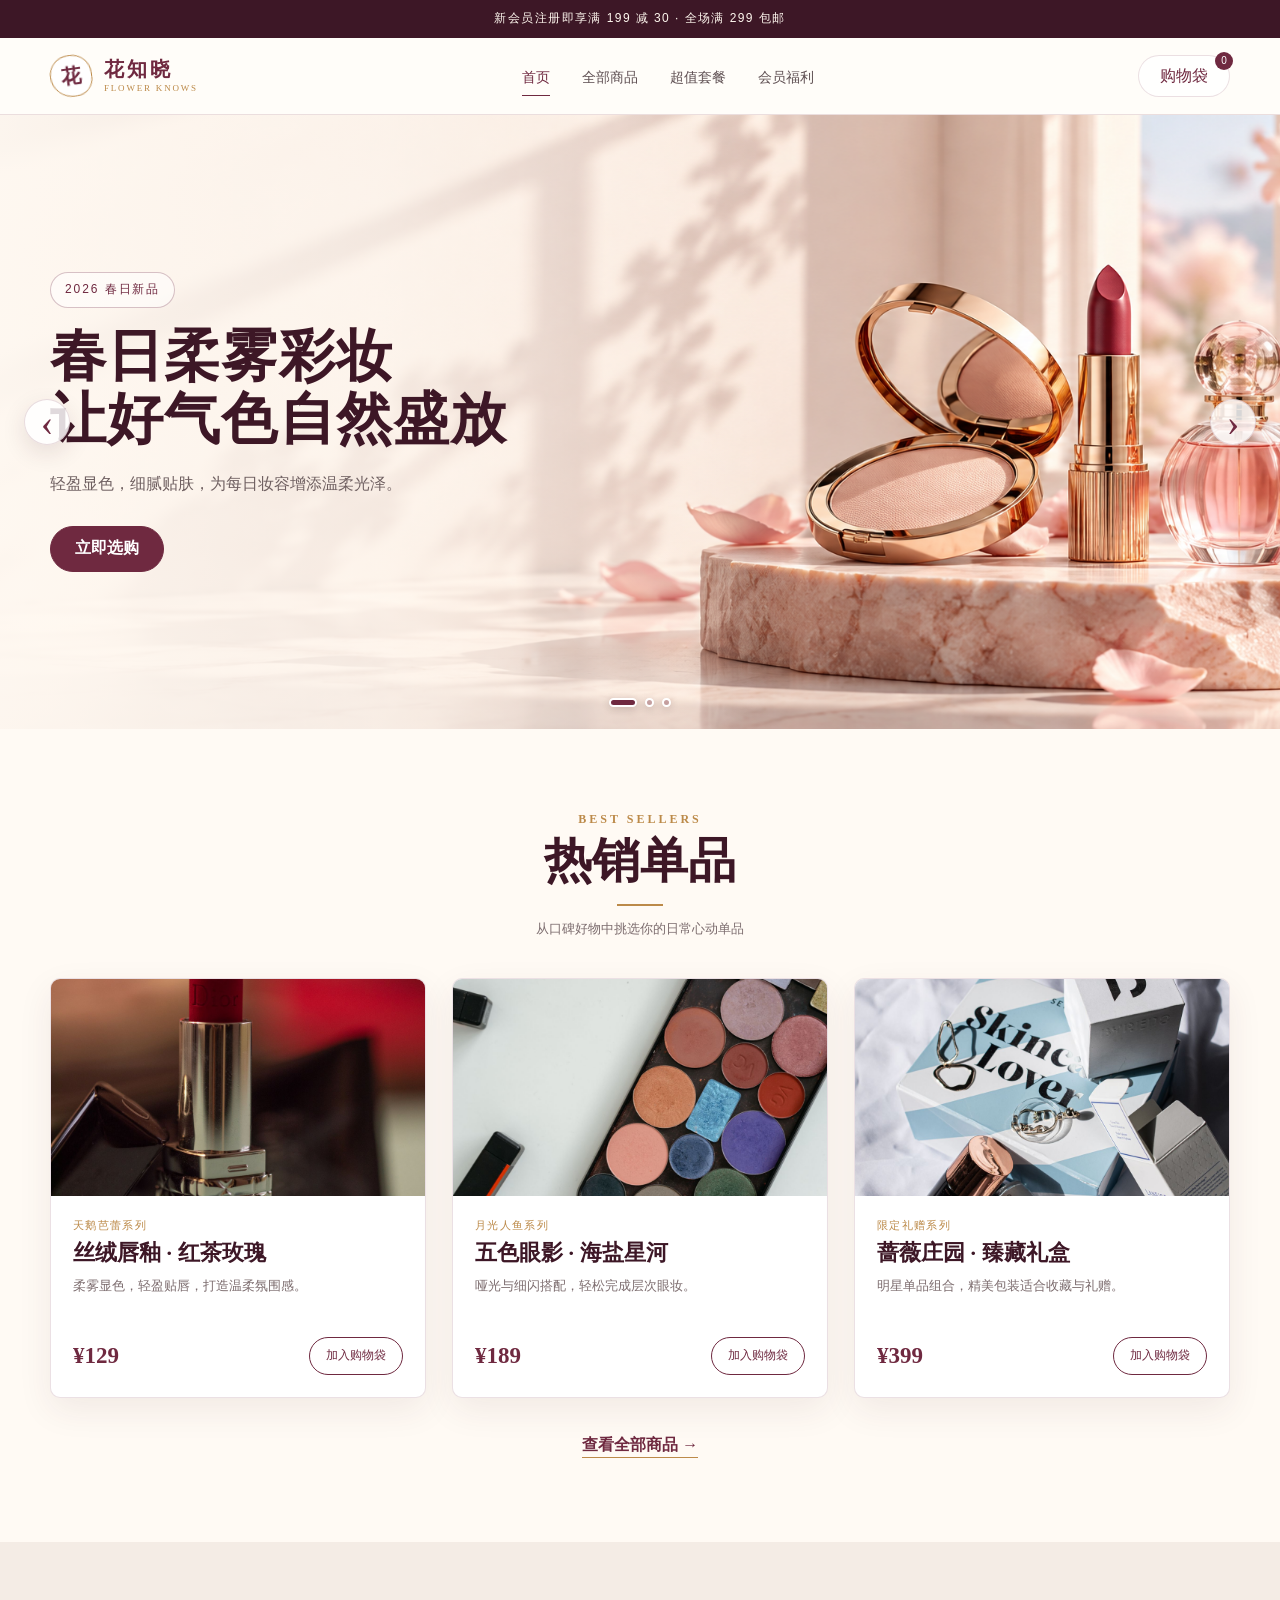
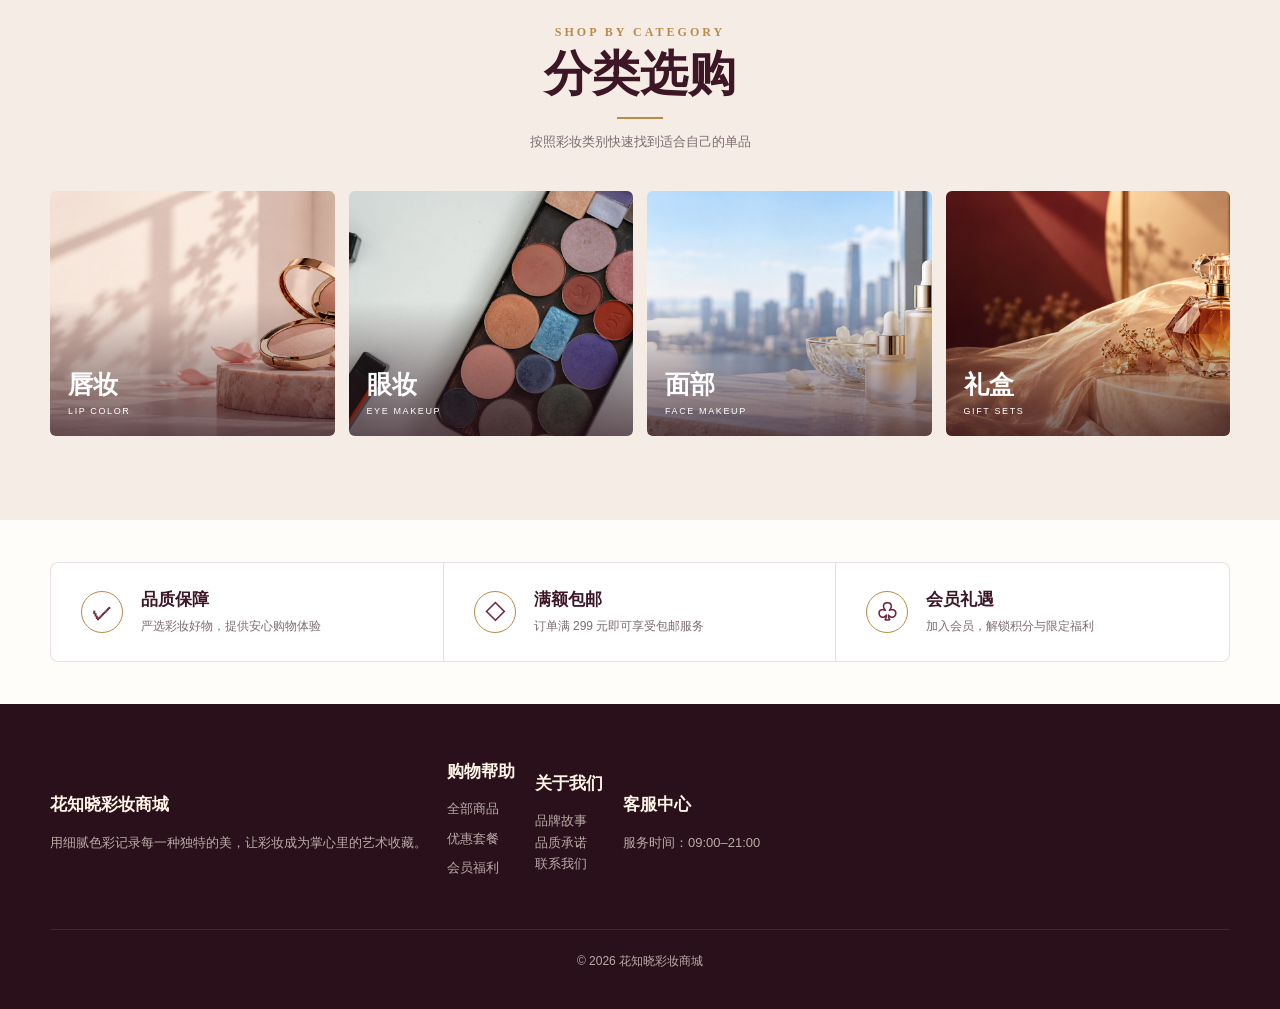
<file: index.html>
<!doctype html>
<html lang="zh-CN">
  <head>
    <!-- 页面基础设置：字符编码和移动端自适应 -->
    <meta charset="UTF-8" />
    <meta name="viewport" content="width=device-width, initial-scale=1.0" />
    <!-- 页面简介：方便浏览器和搜索引擎了解网站内容 -->
    <meta name="description" content="花知晓彩妆商城，精选唇妆、眼妆、面部彩妆与限定礼盒" />
    <title>花知晓彩妆商城｜首页</title>
    <!-- 引入全站公共样式文件 -->
    <link rel="stylesheet" href="css/style.css" />
  </head>

  <body class="home-store" data-page="home">
    <!-- 顶部公告条：用于显示商城活动信息 -->
    <div class="announcement">新会员注册即享满 199 减 30 · 全场满 299 包邮</div>

    <!-- 顶部导航：四个页面均使用相对路径，可直接双击运行 -->
    <header class="site-header">
      <div class="nav-shell">
        <!-- 左侧品牌标志：点击返回首页 -->
        <a class="brand" href="index.html" aria-label="返回首页">
          <span class="brand-mark">花</span>
          <span class="brand-copy">
            <strong>花知晓</strong>
            <small>FLOWER KNOWS</small>
          </span>
        </a>

        <!-- 移动端菜单开关：由 JavaScript 控制展开和收起 -->
        <button
          class="menu-toggle"
          type="button"
          aria-label="展开导航"
          aria-expanded="false"
        >
          ☰
        </button>

        <!-- 中间主导航：active 表示当前所在页面 -->
        <nav class="main-nav" aria-label="主要导航">
          <a class="active" href="index.html">首页</a>
          <a href="products.html">全部商品</a>
          <a href="packages.html">超值套餐</a>
          <a href="member.html">会员福利</a>
        </nav>

        <!-- 购物袋按钮：数量由 JavaScript 和本地存储同步 -->
        <button class="cart-button" type="button" data-cart-open>
          购物袋 <span class="cart-count" data-cart-count>0</span>
        </button>
      </div>
    </header>

    <!-- 页面主体内容开始 -->
    <main>
      <!-- 商城轮播图：支持自动播放、左右按钮和圆点切换 -->
      <section class="store-carousel" data-carousel aria-label="首页活动轮播图">
        <!-- 轮播内容容器 -->
        <div class="carousel-track">
          <!-- 第 1 张：春日彩妆系列 -->
          <article class="commerce-slide active" data-carousel-slide>
            <!-- 轮播背景图片：使用本地生成的商品摄影图 -->
            <img src="images/banner-rose.png" alt="春日彩妆新品组合" />
            <!-- 渐变遮罩：保证左侧文字在图片上清晰可读 -->
            <div class="carousel-shade"></div>
            <!-- 轮播文字内容 -->
            <div class="carousel-copy container">
              <p class="carousel-kicker">2026 春日新品</p>
              <h1>春日柔雾彩妆<br />让好气色自然盛放</h1>
              <p>轻盈显色，细腻贴肤，为每日妆容增添温柔光泽。</p>
              <a class="btn" href="products.html">立即选购</a>
            </div>
          </article>

          <!-- 第 2 张：清透护肤系列 -->
          <article class="commerce-slide" data-carousel-slide>
            <img src="images/banner-skincare.png" alt="清透护肤产品组合" />
            <div class="carousel-shade"></div>
            <div class="carousel-copy container">
              <p class="carousel-kicker">城市轻护系列</p>
              <h2>轻透水感防护<br />开启清爽好状态</h2>
              <p>清爽肤感与细腻光泽，让通勤妆容更加轻松自然。</p>
              <a class="btn" href="products.html?category=face">查看面部好物</a>
            </div>
          </article>

          <!-- 第 3 张：节日礼赠系列，深色背景使用浅色文字 -->
          <article class="commerce-slide dark-copy" data-carousel-slide>
            <img src="images/banner-gift.png" alt="香水与彩妆节日礼盒" />
            <div class="carousel-shade"></div>
            <div class="carousel-copy container">
              <p class="carousel-kicker">限定礼赠系列</p>
              <h2>珍藏浪漫心意<br />为重要的人认真挑选</h2>
              <p>限定彩妆与精美礼盒组合，让每一次打开都充满仪式感。</p>
              <a class="btn btn-light" href="packages.html">探索限定礼盒</a>
            </div>
          </article>
        </div>

        <!-- 轮播上一张按钮 -->
        <button
          class="carousel-arrow carousel-prev"
          type="button"
          data-carousel-prev
          aria-label="上一张轮播图"
        >
          ‹
        </button>
        <!-- 轮播下一张按钮 -->
        <button
          class="carousel-arrow carousel-next"
          type="button"
          data-carousel-next
          aria-label="下一张轮播图"
        >
          ›
        </button>

        <!-- 轮播圆点：data-carousel-dot 对应每张轮播图序号 -->
        <div class="carousel-pagination" aria-label="选择轮播图">
          <button
            class="active"
            type="button"
            data-carousel-dot="0"
            aria-label="第 1 张"
          ></button>
          <button
            type="button"
            data-carousel-dot="1"
            aria-label="第 2 张"
          ></button>
          <button
            type="button"
            data-carousel-dot="2"
            aria-label="第 3 张"
          ></button>
        </div>
      </section>

      <!-- 热销单品区域 -->
      <section class="store-section hot-section">
        <div class="container">
          <!-- 区域标题和说明 -->
          <div class="store-heading reveal">
            <p class="eyebrow">BEST SELLERS</p>
            <h2>热销单品</h2>
            <span></span>
            <p>从口碑好物中挑选你的日常心动单品</p>
          </div>

          <!-- 三列热销商品卡片 -->
          <div class="store-product-grid">
            <!-- 热销商品 1：丝绒唇釉 -->
            <article
              class="store-product-card reveal"
              data-item
              data-modal-title="天鹅芭蕾丝绒唇釉"
              data-modal-price="¥129"
              data-modal-image="images/lipstick.png"
              data-modal-text="轻盈柔雾质地，呈现温柔又有层次的玫瑰茶色。"
              data-modal-list="柔雾哑光妆效|轻盈贴唇配方|精致芭蕾浮雕外壳"
            >
              <!-- 点击商品图片可以打开详情弹窗 -->
              <button class="store-product-image" type="button" data-modal-open>
                <img src="images/lipstick.png" alt="天鹅芭蕾丝绒唇釉" />
              </button>
              <!-- 商品名称、简介、价格和加入购物袋按钮 -->
              <div class="store-product-info">
                <p>天鹅芭蕾系列</p>
                <h3>丝绒唇釉 · 红茶玫瑰</h3>
                <small>柔雾显色，轻盈贴唇，打造温柔氛围感。</small>
                <div>
                  <strong>¥129</strong
                  ><button type="button" data-add-cart data-name="丝绒唇釉">
                    加入购物袋
                  </button>
                </div>
              </div>
            </article>

            <!-- 热销商品 2：五色眼影 -->
            <article
              class="store-product-card reveal"
              data-item
              data-modal-title="月光人鱼五色眼影"
              data-modal-price="¥189"
              data-modal-image="images/palette.png"
              data-modal-text="细闪、珠光与哑光组合，一盘完成通勤与约会眼妆。"
              data-modal-list="五种实用配色|细腻易晕染|贝壳珠宝盒设计"
            >
              <button class="store-product-image" type="button" data-modal-open>
                <img src="images/palette.png" alt="月光人鱼五色眼影" />
              </button>
              <div class="store-product-info">
                <p>月光人鱼系列</p>
                <h3>五色眼影 · 海盐星河</h3>
                <small>哑光与细闪搭配，轻松完成层次眼妆。</small>
                <div>
                  <strong>¥189</strong
                  ><button type="button" data-add-cart data-name="五色眼影">
                    加入购物袋
                  </button>
                </div>
              </div>
            </article>

            <!-- 热销商品 3：限定礼盒 -->
            <article
              class="store-product-card reveal"
              data-item
              data-modal-title="蔷薇庄园限定礼盒"
              data-modal-price="¥399"
              data-modal-image="images/giftset.png"
              data-modal-text="将唇妆、眼妆与腮红收入一只复古花园礼盒。"
              data-modal-list="三件明星彩妆|限定收藏包装|附赠礼物手提袋"
            >
              <button class="store-product-image" type="button" data-modal-open>
                <img src="images/giftset.png" alt="蔷薇庄园限定礼盒" />
              </button>
              <div class="store-product-info">
                <p>限定礼赠系列</p>
                <h3>蔷薇庄园 · 臻藏礼盒</h3>
                <small>明星单品组合，精美包装适合收藏与礼赠。</small>
                <div>
                  <strong>¥399</strong
                  ><button type="button" data-add-cart data-name="蔷薇庄园礼盒">
                    加入购物袋
                  </button>
                </div>
              </div>
            </article>
          </div>

          <!-- 查看全部商品入口 -->
          <div class="store-more">
            <a class="text-link" href="products.html">查看全部商品 →</a>
          </div>
        </div>
      </section>

      <!-- 分类选购区域 -->
      <section class="store-section category-shopping">
        <div class="container">
          <!-- 分类区域标题 -->
          <div class="store-heading reveal">
            <p class="eyebrow">SHOP BY CATEGORY</p>
            <h2>分类选购</h2>
            <span></span>
            <p>按照彩妆类别快速找到适合自己的单品</p>
          </div>

          <!-- 四个分类图片入口 -->
          <div class="category-card-grid">
            <!-- 唇妆分类 -->
            <a
              class="category-visual-card reveal"
              href="products.html?category=lip"
              ><img src="images/banner-rose.png" alt="唇妆分类" /><span
                ><strong>唇妆</strong><small>LIP COLOR</small></span
              ></a
            >
            <!-- 眼妆分类 -->
            <a
              class="category-visual-card reveal"
              href="products.html?category=eye"
              ><img src="images/palette.png" alt="眼妆分类" /><span
                ><strong>眼妆</strong><small>EYE MAKEUP</small></span
              ></a
            >
            <!-- 面部彩妆分类 -->
            <a
              class="category-visual-card reveal"
              href="products.html?category=face"
              ><img src="images/banner-skincare.png" alt="面部彩妆分类" /><span
                ><strong>面部</strong><small>FACE MAKEUP</small></span
              ></a
            >
            <!-- 礼盒分类 -->
            <a class="category-visual-card reveal" href="packages.html"
              ><img src="images/banner-gift.png" alt="限定礼盒分类" /><span
                ><strong>礼盒</strong><small>GIFT SETS</small></span
              ></a
            >
          </div>
        </div>
      </section>

      <!-- 商城服务保障区域 -->
      <section class="service-section">
        <div class="container service-grid">
          <!-- 服务保障 1 -->
          <div class="service-item reveal">
            <span>✓</span>
            <div>
              <strong>品质保障</strong>
              <p>严选彩妆好物，提供安心购物体验</p>
            </div>
          </div>
          <!-- 服务保障 2 -->
          <div class="service-item reveal">
            <span>◇</span>
            <div>
              <strong>满额包邮</strong>
              <p>订单满 299 元即可享受包邮服务</p>
            </div>
          </div>
          <!-- 服务保障 3 -->
          <div class="service-item reveal">
            <span>♧</span>
            <div>
              <strong>会员礼遇</strong>
              <p>加入会员，解锁积分与限定福利</p>
            </div>
          </div>
        </div>
      </section>
    </main>

    <!-- 深色商城页脚 -->
    <footer class="site-footer store-footer">
      <div class="container footer-grid">
        <!-- 页脚品牌简介 -->
        <div>
          <h3>花知晓彩妆商城</h3>
          <p>用细腻色彩记录每一种独特的美，让彩妆成为掌心里的艺术收藏。</p>
        </div>
        <!-- 页脚购物帮助 -->
        <div>
          <h3>购物帮助</h3>
          <a href="products.html">全部商品</a
          ><a href="packages.html">优惠套餐</a
          ><a href="member.html">会员福利</a>
        </div>
        <!-- 页脚品牌信息 -->
        <div>
          <h3>关于我们</h3>
          <p>品牌故事</p>
          <p>品质承诺</p>
          <p>联系我们</p>
        </div>
        <!-- 页脚客服信息 -->
        <div>
          <h3>客服中心</h3>
          <p>服务时间：09:00–21:00</p>
        </div>
      </div>
      <!-- 版权说明 -->
      <p class="copyright">© 2026 花知晓彩妆商城</p>
    </footer>

    <!-- 通用商品详情弹窗 -->
    <div class="modal" id="detailModal" aria-hidden="true">
      <!-- 点击半透明遮罩可关闭弹窗 -->
      <div class="modal-backdrop" data-modal-close></div>
      <!-- 弹窗主面板：内容由商品卡片的 data 属性动态填入 -->
      <section
        class="modal-panel"
        role="dialog"
        aria-modal="true"
        aria-labelledby="modalTitle"
      >
        <!-- 弹窗关闭按钮 -->
        <button
          class="modal-close"
          type="button"
          data-modal-close
          aria-label="关闭弹窗"
        >
          ×
        </button>
        <!-- 弹窗商品图片 -->
        <div class="modal-media">
          <img id="modalImage" src="images/giftset.png" alt="商品图片" />
        </div>
        <!-- 弹窗商品文字和购买按钮 -->
        <div class="modal-content">
          <p class="eyebrow">PRODUCT DETAIL</p>
          <h2 id="modalTitle">商品名称</h2>
          <p id="modalText"></p>
          <ul id="modalList"></ul>
          <strong class="modal-price" id="modalPrice"></strong
          ><button class="btn" type="button" data-modal-add>加入购物袋</button>
        </div>
      </section>
    </div>

    <!-- 操作提示条：加入购物袋后由 JavaScript 显示 -->
    <div class="toast" role="status" aria-live="polite"></div>
    <!-- 页面脚本放在 body 底部，避免阻塞内容加载 -->
    <script src="js/main.js"></script>
  </body>
</html>
</file>
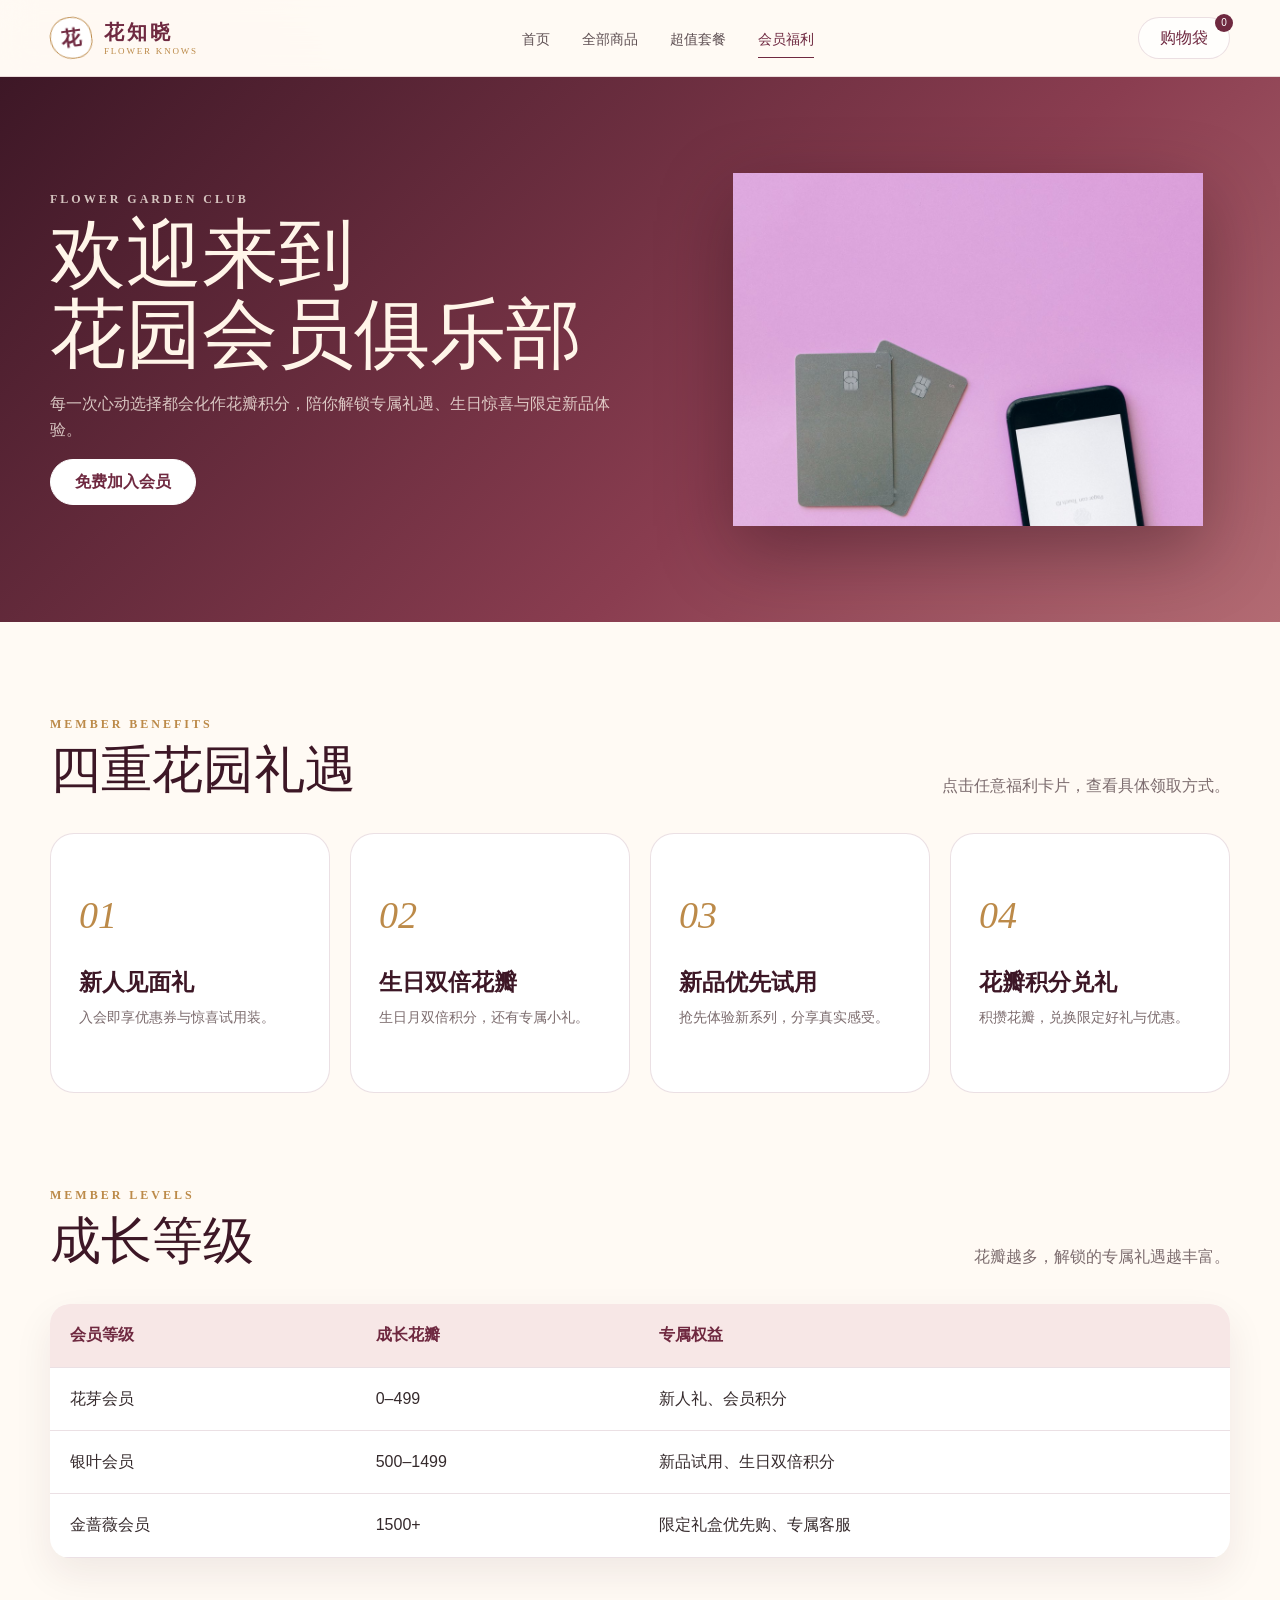
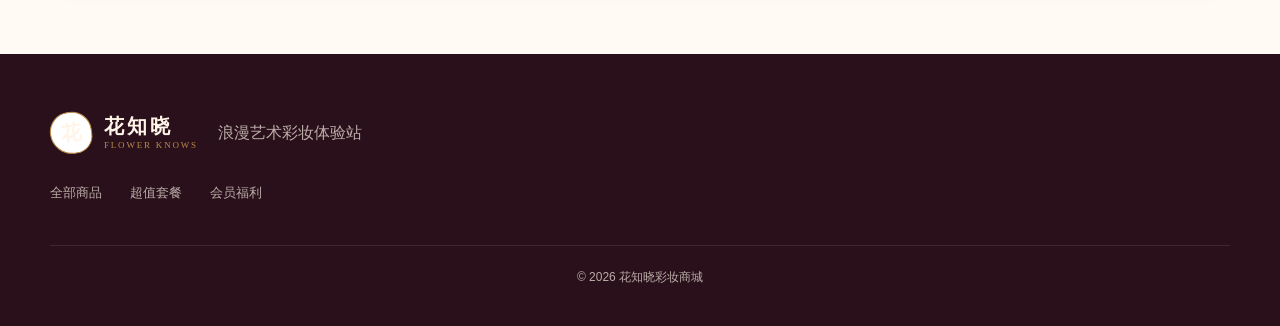
<file: member.html>
<!doctype html>
<html lang="zh-CN">
  <head>
    <!-- 页面基础设置：编码、移动端适配和页面介绍 -->
    <meta charset="UTF-8" />
    <meta name="viewport" content="width=device-width, initial-scale=1.0" />
    <meta name="description" content="花知晓彩妆商城会员福利" />
    <title>花知晓彩妆商城｜会员福利</title>
    <!-- 引入全站公共样式 -->
    <link rel="stylesheet" href="css/style.css" />
  </head>
  <body data-page="member">
    <!-- 公共导航 -->
    <header class="site-header">
      <div class="nav-shell">
        <!-- 品牌标志：点击返回网站首页 -->
        <a class="brand" href="index.html"
          ><span class="brand-mark">花</span
          ><span class="brand-copy"
            ><strong>花知晓</strong><small>FLOWER KNOWS</small></span
          ></a
        >
        <!-- 手机端菜单按钮 -->
        <button
          class="menu-toggle"
          type="button"
          aria-label="展开导航"
          aria-expanded="false"
        >
          ☰
        </button>
        <!-- 主导航：当前高亮“会员福利” -->
        <nav class="main-nav" aria-label="主要导航">
          <a href="index.html">首页</a><a href="products.html">全部商品</a
          ><a href="packages.html">超值套餐</a
          ><a class="active" href="member.html">会员福利</a>
        </nav>
        <!-- 购物袋入口和实时数量 -->
        <button class="cart-button" type="button" data-cart-open>
          购物袋 <span class="cart-count" data-cart-count>0</span>
        </button>
      </div>
    </header>

    <!-- 会员页面主体内容 -->
    <main>
      <!-- 会员首屏 -->
      <section class="member-banner">
        <div class="container member-grid">
          <!-- 首屏左侧：会员介绍和加入按钮 -->
          <div class="member-copy reveal">
            <p class="eyebrow">FLOWER GARDEN CLUB</p>
            <h1>欢迎来到<br />花园会员俱乐部</h1>
            <p>
              每一次心动选择都会化作花瓣积分，陪你解锁专属礼遇、生日惊喜与限定新品体验。
            </p>
            <button
              class="btn btn-light"
              type="button"
              data-benefit-claim
              data-name="花园会员"
            >
              免费加入会员
            </button>
          </div>
          <!-- 首屏右侧：本地 SVG 会员卡插画 -->
          <div class="member-card-art reveal">
            <img src="images/membership.png" alt="花园会员卡" />
          </div>
        </div>
      </section>

      <!-- 会员福利：每张卡片点击后展示对应说明 -->
      <section class="benefit-section">
        <div class="container">
          <!-- 福利区域标题和操作说明 -->
          <div class="section-head reveal">
            <div>
              <p class="eyebrow">MEMBER BENEFITS</p>
              <h2 class="section-title">四重花园礼遇</h2>
            </div>
            <p class="section-copy">点击任意福利卡片，查看具体领取方式。</p>
          </div>
          <!-- 四项会员福利按钮列表 -->
          <div class="benefit-grid">
            <!-- 福利 1：新人注册见面礼 -->
            <button
              class="benefit-card reveal"
              type="button"
              data-item
              data-modal-open
              data-modal-title="新人见面礼"
              data-modal-price="注册即可领取"
              data-modal-image="images/membership.png"
              data-modal-text="首次加入花园会员，即可获得专属新人优惠与试用礼。"
              data-modal-list="满199减30优惠券|两款随机试用装|会员专属电子卡"
            >
              <span class="benefit-number">01</span>
              <h3>新人见面礼</h3>
              <p>入会即享优惠券与惊喜试用装。</p>
            </button>
            <!-- 福利 2：生日月双倍花瓣积分 -->
            <button
              class="benefit-card reveal"
              type="button"
              data-item
              data-modal-open
              data-modal-title="生日双倍花瓣"
              data-modal-price="生日月专享"
              data-modal-image="images/membership.png"
              data-modal-text="生日当月购物可享双倍花瓣积分，还有一份特别生日礼。"
              data-modal-list="消费积分双倍累计|生日限定电子贺卡|随机彩妆小样"
            >
              <span class="benefit-number">02</span>
              <h3>生日双倍花瓣</h3>
              <p>生日月双倍积分，还有专属小礼。</p>
            </button>
            <!-- 福利 3：会员新品优先试用 -->
            <button
              class="benefit-card reveal"
              type="button"
              data-item
              data-modal-open
              data-modal-title="新品优先试用"
              data-modal-price="银卡会员解锁"
              data-modal-image="images/membership.png"
              data-modal-text="新品正式发售前，部分会员可报名参与抢先试用。"
              data-modal-list="新品试用报名资格|新品预售优先购买|体验反馈额外积分"
            >
              <span class="benefit-number">03</span>
              <h3>新品优先试用</h3>
              <p>抢先体验新系列，分享真实感受。</p>
            </button>
            <!-- 福利 4：花瓣积分兑换礼品 -->
            <button
              class="benefit-card reveal"
              type="button"
              data-item
              data-modal-open
              data-modal-title="花瓣积分兑礼"
              data-modal-price="100 花瓣起兑"
              data-modal-image="images/membership.png"
              data-modal-text="购买商品和参与互动均可积累花瓣，兑换限定周边与优惠券。"
              data-modal-list="每日签到积花瓣|消费自动累计积分|限定周边定期上新"
            >
              <span class="benefit-number">04</span>
              <h3>花瓣积分兑礼</h3>
              <p>积攒花瓣，兑换限定好礼与优惠。</p>
            </button>
          </div>
        </div>
      </section>

      <!-- 会员等级对照表 -->
      <section class="benefit-section" style="padding-top: 0">
        <div class="container">
          <!-- 等级区域标题和说明 -->
          <div class="section-head reveal">
            <div>
              <p class="eyebrow">MEMBER LEVELS</p>
              <h2 class="section-title">成长等级</h2>
            </div>
            <p class="section-copy">花瓣越多，解锁的专属礼遇越丰富。</p>
          </div>
          <!-- 三种会员等级及其成长条件和权益 -->
          <div class="reveal">
            <table class="level-table">
              <!-- 表头：等级、花瓣数量和权益 -->
              <thead>
                <tr>
                  <th>会员等级</th>
                  <th>成长花瓣</th>
                  <th>专属权益</th>
                </tr>
              </thead>
              <!-- 表格主体：不同等级对应的数据 -->
              <tbody>
                <tr>
                  <td>花芽会员</td>
                  <td>0–499</td>
                  <td>新人礼、会员积分</td>
                </tr>
                <tr>
                  <td>银叶会员</td>
                  <td>500–1499</td>
                  <td>新品试用、生日双倍积分</td>
                </tr>
                <tr>
                  <td>金蔷薇会员</td>
                  <td>1500+</td>
                  <td>限定礼盒优先购、专属客服</td>
                </tr>
              </tbody>
            </table>
          </div>
        </div>
      </section>
    </main>

    <!-- 公共页脚 -->
    <footer class="site-footer">
      <!-- 页脚品牌信息 -->
      <div>
        <a class="brand footer-brand" href="index.html"
          ><span class="brand-mark">花</span
          ><span class="brand-copy"
            ><strong>花知晓</strong><small>FLOWER KNOWS</small></span
          ></a
        >
        <p>浪漫艺术彩妆体验站</p>
      </div>
      <!-- 页脚快捷导航 -->
      <div class="footer-links">
        <a href="products.html">全部商品</a><a href="packages.html">超值套餐</a
        ><a href="member.html">会员福利</a>
      </div>
      <!-- 品牌版权信息 -->
      <p class="copyright">© 2026 花知晓彩妆商城</p>
    </footer>

    <!-- 会员福利详情弹窗 -->
    <div class="modal" id="detailModal" aria-hidden="true">
      <!-- 点击背景遮罩可关闭弹窗 -->
      <div class="modal-backdrop" data-modal-close></div>
      <!-- 弹窗主面板：由 JS 填入所点击福利的详细内容 -->
      <section
        class="modal-panel"
        role="dialog"
        aria-modal="true"
        aria-labelledby="modalTitle"
      >
        <!-- 弹窗关闭按钮 -->
        <button class="modal-close" type="button" data-modal-close>×</button>
        <!-- 福利插画区域 -->
        <div class="modal-media">
          <img id="modalImage" src="images/membership.png" alt="会员福利" />
        </div>
        <!-- 福利标题、说明、条件和领取按钮 -->
        <div class="modal-content">
          <p class="eyebrow">MEMBER BENEFIT</p>
          <h2 id="modalTitle">会员福利</h2>
          <p id="modalText"></p>
          <ul id="modalList"></ul>
          <strong class="modal-price" id="modalPrice"></strong
          ><button class="btn" type="button" data-benefit-claim>
            立即领取福利
          </button>
        </div>
      </section>
    </div>
    <!-- 入会或领取成功后的提示条 -->
    <div class="toast" role="status" aria-live="polite"></div>
    <!-- 引入公共 JavaScript 文件 -->
    <script src="js/main.js"></script>
  </body>
</html>
</file>
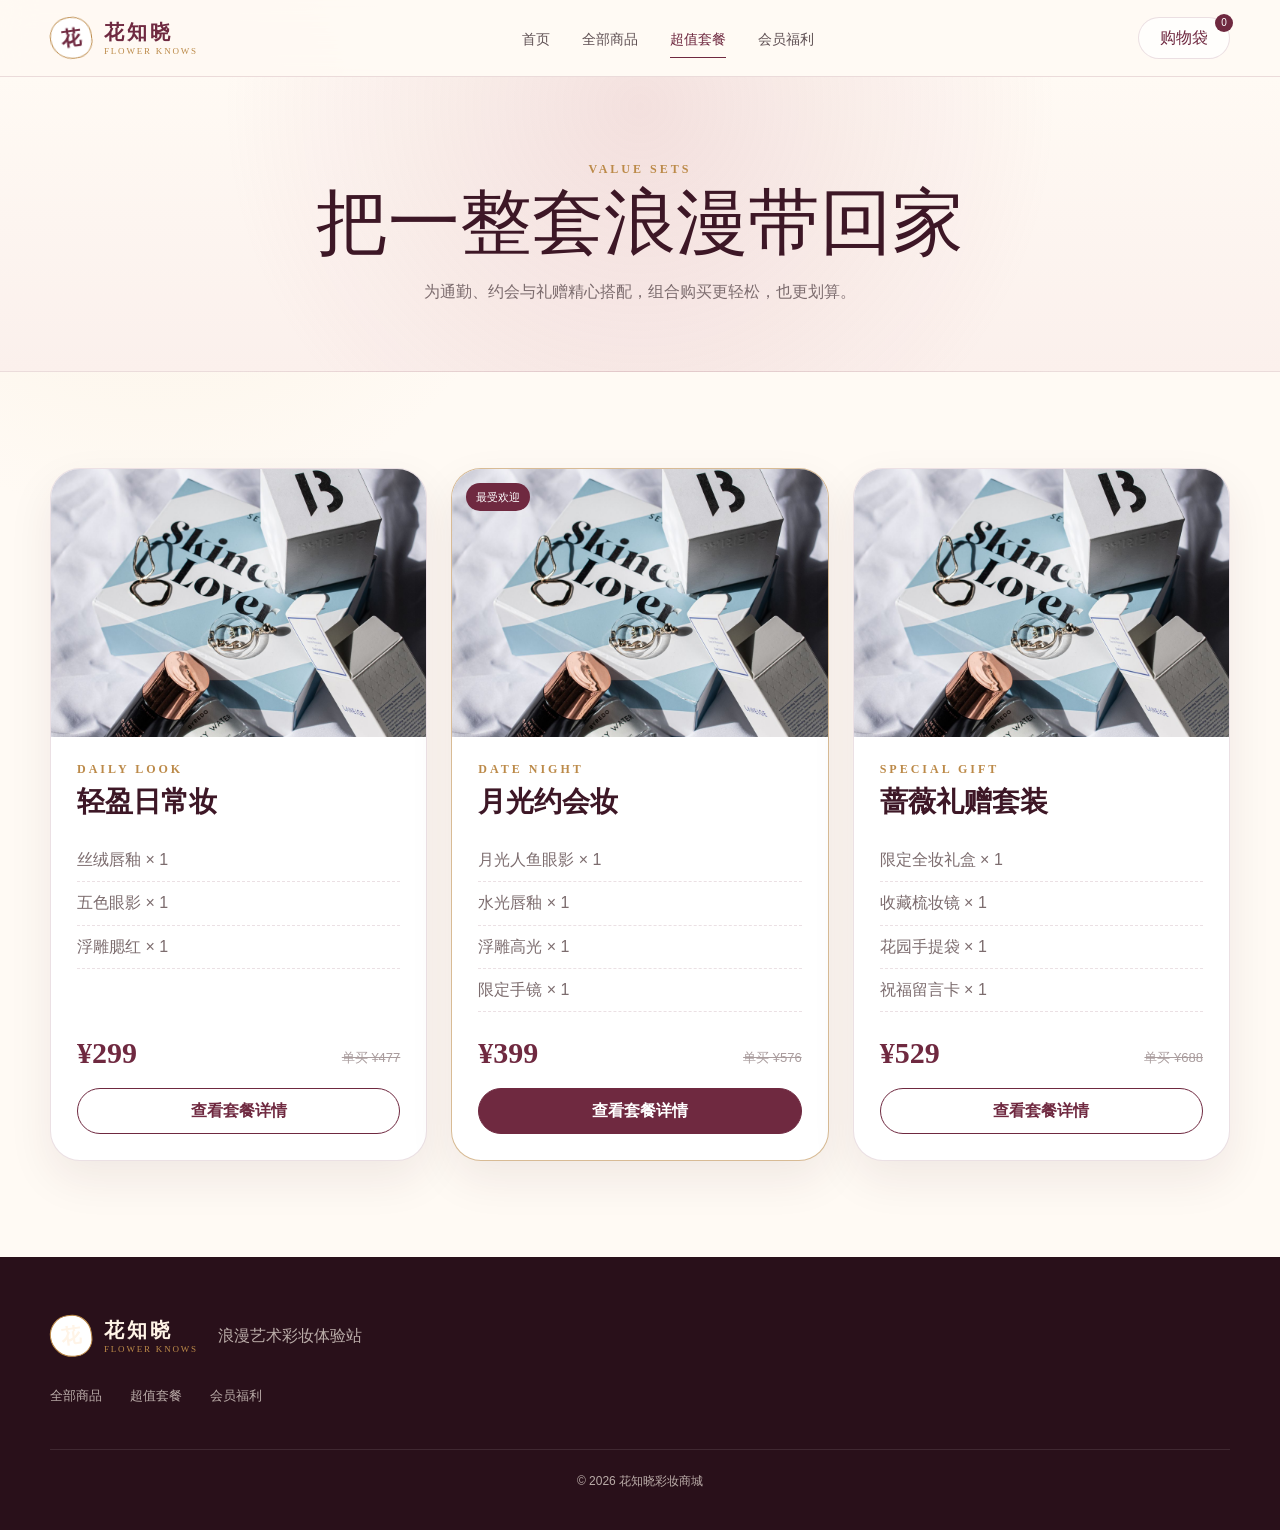
<file: packages.html>
<!doctype html>
<html lang="zh-CN">
  <head>
    <!-- 页面基础设置：编码、响应式视口和页面说明 -->
    <meta charset="UTF-8" />
    <meta name="viewport" content="width=device-width, initial-scale=1.0" />
    <meta name="description" content="花知晓彩妆商城超值套餐" />
    <title>花知晓彩妆商城｜超值套餐</title>
    <!-- 引入公共 CSS 样式文件 -->
    <link rel="stylesheet" href="css/style.css" />
  </head>
  <body data-page="packages">
    <!-- 公共导航 -->
    <header class="site-header">
      <div class="nav-shell">
        <!-- 左侧品牌标志：点击返回首页 -->
        <a class="brand" href="index.html"
          ><span class="brand-mark">花</span
          ><span class="brand-copy"
            ><strong>花知晓</strong><small>FLOWER KNOWS</small></span
          ></a
        >
        <!-- 移动端菜单开关 -->
        <button
          class="menu-toggle"
          type="button"
          aria-label="展开导航"
          aria-expanded="false"
        >
          ☰
        </button>
        <!-- 主导航：当前高亮“超值套餐” -->
        <nav class="main-nav" aria-label="主要导航">
          <a href="index.html">首页</a><a href="products.html">全部商品</a
          ><a class="active" href="packages.html">超值套餐</a
          ><a href="member.html">会员福利</a>
        </nav>
        <!-- 购物袋入口和商品数量 -->
        <button class="cart-button" type="button" data-cart-open>
          购物袋 <span class="cart-count" data-cart-count>0</span>
        </button>
      </div>
    </header>

    <!-- 套餐页面主体 -->
    <main>
      <!-- 页面标题与套餐购买说明 -->
      <section class="page-hero">
        <div class="container reveal">
          <p class="eyebrow">VALUE SETS</p>
          <h1>把一整套浪漫带回家</h1>
          <p>为通勤、约会与礼赠精心搭配，组合购买更轻松，也更划算。</p>
        </div>
      </section>

      <!-- 套餐卡片：点击按钮会弹出当前套餐的完整信息 -->
      <section class="package-section">
        <!-- 三列套餐卡片容器 -->
        <div class="container package-grid">
          <!-- 套餐 1：适合通勤使用的轻盈日常妆 -->
          <article
            class="package-card reveal"
            data-item
            data-modal-title="轻盈日常妆套餐"
            data-modal-price="套餐价 ¥299"
            data-modal-image="images/giftset.png"
            data-modal-text="一套完成自然通勤妆，色彩柔和、步骤简单，适合每天使用。"
            data-modal-list="丝绒唇釉 1 支|五色眼影盘 1 盘|浮雕腮红 1 盒"
          >
            <!-- 套餐展示图片 -->
            <img src="images/giftset.png" alt="轻盈日常妆套餐" />
            <!-- 套餐名称、商品清单、价格和详情按钮 -->
            <div class="package-content">
              <p class="eyebrow">DAILY LOOK</p>
              <h2>轻盈日常妆</h2>
              <ul class="package-list">
                <li>丝绒唇釉 × 1</li>
                <li>五色眼影 × 1</li>
                <li>浮雕腮红 × 1</li>
              </ul>
              <div class="package-price">
                <strong>¥299</strong><del>单买 ¥477</del>
              </div>
              <button class="btn btn-outline" type="button" data-modal-open>
                查看套餐详情
              </button>
            </div>
          </article>
          <!-- 套餐 2：页面重点推荐的月光约会妆 -->
          <article
            class="package-card featured reveal"
            data-item
            data-modal-title="月光约会妆套餐"
            data-modal-price="套餐价 ¥399"
            data-modal-image="images/giftset.png"
            data-modal-text="月光般闪耀的完整约会妆容，从眼眸到唇间都拥有精致光泽。"
            data-modal-list="月光人鱼眼影 1 盘|水光唇釉 1 支|浮雕高光 1 盒|限定手镜 1 面"
          >
            <!-- 推荐标签和套餐展示图片 -->
            <span class="product-badge">最受欢迎</span
            ><img src="images/giftset.png" alt="月光约会妆套餐" />
            <div class="package-content">
              <p class="eyebrow">DATE NIGHT</p>
              <h2>月光约会妆</h2>
              <ul class="package-list">
                <li>月光人鱼眼影 × 1</li>
                <li>水光唇釉 × 1</li>
                <li>浮雕高光 × 1</li>
                <li>限定手镜 × 1</li>
              </ul>
              <div class="package-price">
                <strong>¥399</strong><del>单买 ¥576</del>
              </div>
              <button class="btn" type="button" data-modal-open>
                查看套餐详情
              </button>
            </div>
          </article>
          <!-- 套餐 3：适合赠送亲友的蔷薇礼赠套装 -->
          <article
            class="package-card reveal"
            data-item
            data-modal-title="蔷薇礼赠套餐"
            data-modal-price="套餐价 ¥529"
            data-modal-image="images/giftset.png"
            data-modal-text="为重要的人准备的典藏礼赠套装，打开礼盒就是满满仪式感。"
            data-modal-list="限定全妆礼盒 1 套|收藏梳妆镜 1 面|花园手提袋 1 只|祝福留言卡 1 张"
          >
            <img src="images/giftset.png" alt="蔷薇礼赠套餐" />
            <div class="package-content">
              <p class="eyebrow">SPECIAL GIFT</p>
              <h2>蔷薇礼赠套装</h2>
              <ul class="package-list">
                <li>限定全妆礼盒 × 1</li>
                <li>收藏梳妆镜 × 1</li>
                <li>花园手提袋 × 1</li>
                <li>祝福留言卡 × 1</li>
              </ul>
              <div class="package-price">
                <strong>¥529</strong><del>单买 ¥688</del>
              </div>
              <button class="btn btn-outline" type="button" data-modal-open>
                查看套餐详情
              </button>
            </div>
          </article>
        </div>
      </section>
    </main>

    <!-- 公共页脚 -->
    <footer class="site-footer">
      <!-- 页脚品牌介绍 -->
      <div>
        <a class="brand footer-brand" href="index.html"
          ><span class="brand-mark">花</span
          ><span class="brand-copy"
            ><strong>花知晓</strong><small>FLOWER KNOWS</small></span
          ></a
        >
        <p>浪漫艺术彩妆体验站</p>
      </div>
      <!-- 页脚快捷导航 -->
      <div class="footer-links">
        <a href="products.html">全部商品</a><a href="packages.html">超值套餐</a
        ><a href="member.html">会员福利</a>
      </div>
      <!-- 品牌版权信息 -->
      <p class="copyright">© 2026 花知晓彩妆商城</p>
    </footer>

    <!-- 套餐详情弹窗 -->
    <div class="modal" id="detailModal" aria-hidden="true">
      <!-- 背景遮罩：点击后关闭详情 -->
      <div class="modal-backdrop" data-modal-close></div>
      <!-- 弹窗面板：data 属性中的套餐内容会显示在此处 -->
      <section
        class="modal-panel"
        role="dialog"
        aria-modal="true"
        aria-labelledby="modalTitle"
      >
        <!-- 弹窗关闭按钮 -->
        <button class="modal-close" type="button" data-modal-close>×</button>
        <!-- 套餐大图区域 -->
        <div class="modal-media">
          <img id="modalImage" src="images/giftset.png" alt="套餐图片" />
        </div>
        <!-- 套餐名称、说明、清单、价格和购买操作 -->
        <div class="modal-content">
          <p class="eyebrow">SET DETAIL</p>
          <h2 id="modalTitle">套餐名称</h2>
          <p id="modalText"></p>
          <ul id="modalList"></ul>
          <strong class="modal-price" id="modalPrice"></strong
          ><button class="btn" type="button" data-modal-add>
            整套加入购物袋
          </button>
        </div>
      </section>
    </div>
    <!-- 操作成功后的短暂提示信息 -->
    <div class="toast" role="status" aria-live="polite"></div>
    <!-- 引入公共 JavaScript 交互脚本 -->
    <script src="js/main.js"></script>
  </body>
</html>
</file>
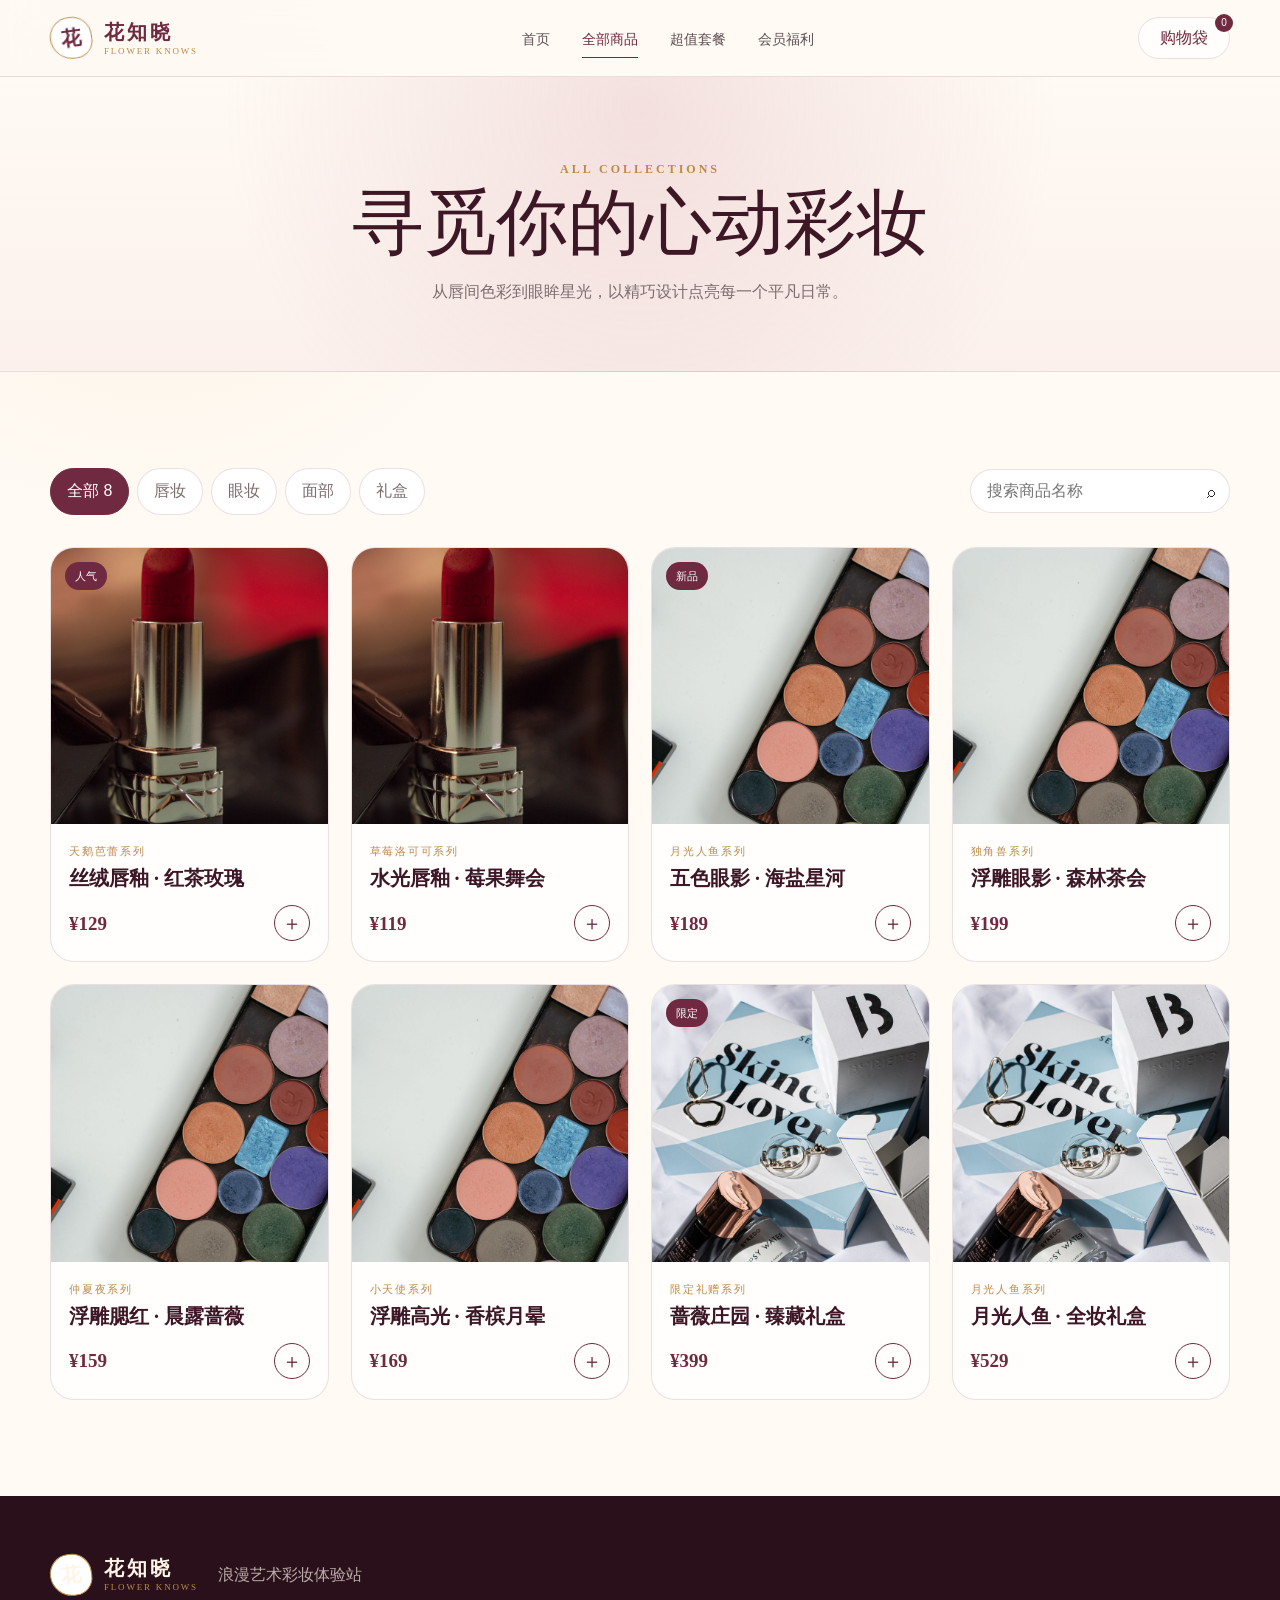
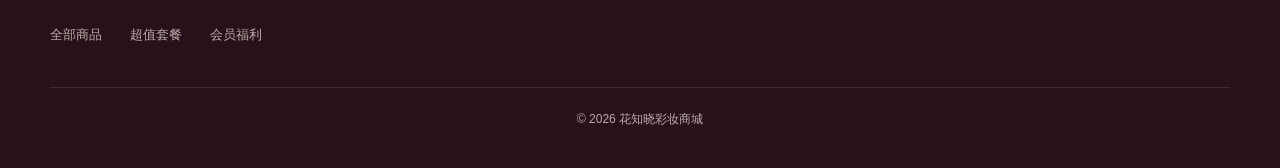
<file: products.html>
<!doctype html>
<html lang="zh-CN">
  <head>
    <!-- 页面基础设置：使用 UTF-8 编码并适配手机屏幕 -->
    <meta charset="UTF-8" />
    <meta name="viewport" content="width=device-width, initial-scale=1.0" />
    <meta name="description" content="花知晓彩妆商城全部商品" />
    <title>花知晓彩妆商城｜全部商品</title>
    <!-- 引入全站公共样式 -->
    <link rel="stylesheet" href="css/style.css" />
  </head>
  <body data-page="products">
    <!-- 公共导航 -->
    <header class="site-header">
      <div class="nav-shell">
        <!-- 品牌标志区域 -->
        <a class="brand" href="index.html"
          ><span class="brand-mark">花</span
          ><span class="brand-copy"
            ><strong>花知晓</strong><small>FLOWER KNOWS</small></span
          ></a
        >
        <!-- 手机端导航开关 -->
        <button
          class="menu-toggle"
          type="button"
          aria-label="展开导航"
          aria-expanded="false"
        >
          ☰
        </button>
        <!-- 页面主导航：当前高亮“全部商品” -->
        <nav class="main-nav" aria-label="主要导航">
          <a href="index.html">首页</a
          ><a class="active" href="products.html">全部商品</a
          ><a href="packages.html">超值套餐</a
          ><a href="member.html">会员福利</a>
        </nav>
        <!-- 购物袋按钮与动态数量 -->
        <button class="cart-button" type="button" data-cart-open>
          购物袋 <span class="cart-count" data-cart-count>0</span>
        </button>
      </div>
    </header>

    <!-- 商品页面主体内容 -->
    <main>
      <!-- 页面标题区：说明当前页面用途 -->
      <section class="page-hero">
        <div class="container reveal">
          <p class="eyebrow">ALL COLLECTIONS</p>
          <h1>寻觅你的心动彩妆</h1>
          <p>从唇间色彩到眼眸星光，以精巧设计点亮每一个平凡日常。</p>
        </div>
      </section>

      <!-- 商品目录：分类按钮与搜索框由 JavaScript 联动筛选 -->
      <section class="product-section">
        <div class="container">
          <!-- 商品工具栏：左侧分类筛选，右侧关键词搜索 -->
          <div class="catalog-toolbar reveal">
            <!-- 分类按钮：data-filter 值与商品的 data-category 对应 -->
            <div class="filter-group" aria-label="商品分类筛选">
              <button
                class="filter-button active"
                type="button"
                data-filter="all"
              >
                全部 <span id="productCount">8</span>
              </button>
              <button class="filter-button" type="button" data-filter="lip">
                唇妆
              </button>
              <button class="filter-button" type="button" data-filter="eye">
                眼妆
              </button>
              <button class="filter-button" type="button" data-filter="face">
                面部
              </button>
              <button class="filter-button" type="button" data-filter="gift">
                礼盒
              </button>
            </div>
            <!-- 商品名称搜索框：输入内容时立即筛选商品 -->
            <label class="search-box"
              ><input
                id="productSearch"
                type="search"
                placeholder="搜索商品名称"
                aria-label="搜索商品"
              /><span>⌕</span></label
            >
          </div>

          <!-- 商品网格：每张卡片都包含分类、名称和弹窗数据 -->
          <div class="product-grid">
            <!-- 唇妆商品 1：天鹅芭蕾丝绒唇釉 -->
            <article
              class="product-card reveal"
              data-product-card
              data-category="lip"
              data-name="天鹅芭蕾丝绒唇釉 红茶玫瑰"
              data-item
              data-modal-title="天鹅芭蕾丝绒唇釉"
              data-modal-price="¥129"
              data-modal-image="images/lipstick.png"
              data-modal-text="轻盈柔雾质地，呈现温柔又有层次的玫瑰茶色。"
              data-modal-list="柔雾哑光妆效|轻盈贴唇配方|精致芭蕾浮雕外壳"
            >
              <span class="product-badge">人气</span
              ><button
                class="product-image-button"
                type="button"
                data-modal-open
              >
                <img src="images/lipstick.png" alt="天鹅芭蕾丝绒唇釉" />
              </button>
              <div class="product-info">
                <p class="product-category">天鹅芭蕾系列</p>
                <h3>丝绒唇釉 · 红茶玫瑰</h3>
                <div class="product-meta">
                  <strong class="price">¥129</strong
                  ><button
                    class="mini-add"
                    type="button"
                    data-add-cart
                    data-name="丝绒唇釉"
                  >
                    ＋
                  </button>
                </div>
              </div>
            </article>
            <!-- 唇妆商品 2：草莓洛可可水光唇釉 -->
            <article
              class="product-card reveal"
              data-product-card
              data-category="lip"
              data-name="草莓洛可可水光唇釉"
              data-item
              data-modal-title="草莓洛可可水光唇釉"
              data-modal-price="¥119"
              data-modal-image="images/lipstick.png"
              data-modal-text="清透水光包裹鲜嫩莓果色，轻轻一抹呈现饱满唇色。"
              data-modal-list="清透镜面水光|鲜嫩莓果色调|滋润不易拔干"
            >
              <button
                class="product-image-button"
                type="button"
                data-modal-open
              >
                <img src="images/lipstick.png" alt="草莓洛可可水光唇釉" />
              </button>
              <div class="product-info">
                <p class="product-category">草莓洛可可系列</p>
                <h3>水光唇釉 · 莓果舞会</h3>
                <div class="product-meta">
                  <strong class="price">¥119</strong
                  ><button
                    class="mini-add"
                    type="button"
                    data-add-cart
                    data-name="水光唇釉"
                  >
                    ＋
                  </button>
                </div>
              </div>
            </article>
            <!-- 眼妆商品 1：月光人鱼五色眼影 -->
            <article
              class="product-card reveal"
              data-product-card
              data-category="eye"
              data-name="月光人鱼五色眼影 海盐星河"
              data-item
              data-modal-title="月光人鱼五色眼影"
              data-modal-price="¥189"
              data-modal-image="images/palette.png"
              data-modal-text="细闪、珠光与哑光组合，一盘完成通勤与约会眼妆。"
              data-modal-list="五种实用配色|细腻易晕染|贝壳珠宝盒设计"
            >
              <span class="product-badge">新品</span
              ><button
                class="product-image-button"
                type="button"
                data-modal-open
              >
                <img src="images/palette.png" alt="月光人鱼五色眼影" />
              </button>
              <div class="product-info">
                <p class="product-category">月光人鱼系列</p>
                <h3>五色眼影 · 海盐星河</h3>
                <div class="product-meta">
                  <strong class="price">¥189</strong
                  ><button
                    class="mini-add"
                    type="button"
                    data-add-cart
                    data-name="五色眼影"
                  >
                    ＋
                  </button>
                </div>
              </div>
            </article>
            <!-- 眼妆商品 2：独角兽浮雕眼影盘 -->
            <article
              class="product-card reveal"
              data-product-card
              data-category="eye"
              data-name="独角兽浮雕眼影 森林茶会"
              data-item
              data-modal-title="独角兽浮雕眼影盘"
              data-modal-price="¥199"
              data-modal-image="images/palette.png"
              data-modal-text="森林大地色搭配梦幻偏光，柔和实用又不失灵动。"
              data-modal-list="六格层次配色|高显色低飞粉|独角兽浮雕外壳"
            >
              <button
                class="product-image-button"
                type="button"
                data-modal-open
              >
                <img src="images/palette.png" alt="独角兽浮雕眼影盘" />
              </button>
              <div class="product-info">
                <p class="product-category">独角兽系列</p>
                <h3>浮雕眼影 · 森林茶会</h3>
                <div class="product-meta">
                  <strong class="price">¥199</strong
                  ><button
                    class="mini-add"
                    type="button"
                    data-add-cart
                    data-name="浮雕眼影"
                  >
                    ＋
                  </button>
                </div>
              </div>
            </article>
            <!-- 面部商品 1：仲夏夜浮雕腮红 -->
            <article
              class="product-card reveal"
              data-product-card
              data-category="face"
              data-name="仲夏夜浮雕腮红 晨露蔷薇"
              data-item
              data-modal-title="仲夏夜浮雕腮红"
              data-modal-price="¥159"
              data-modal-image="images/palette.png"
              data-modal-text="低饱和蜜桃粉调，为面颊带来自然轻盈的通透红晕。"
              data-modal-list="自然蜜桃粉调|柔焦细腻粉质|花窗浮雕压纹"
            >
              <button
                class="product-image-button"
                type="button"
                data-modal-open
              >
                <img src="images/palette.png" alt="仲夏夜浮雕腮红" />
              </button>
              <div class="product-info">
                <p class="product-category">仲夏夜系列</p>
                <h3>浮雕腮红 · 晨露蔷薇</h3>
                <div class="product-meta">
                  <strong class="price">¥159</strong
                  ><button
                    class="mini-add"
                    type="button"
                    data-add-cart
                    data-name="浮雕腮红"
                  >
                    ＋
                  </button>
                </div>
              </div>
            </article>
            <!-- 面部商品 2：小天使浮雕高光 -->
            <article
              class="product-card reveal"
              data-product-card
              data-category="face"
              data-name="小天使高光 香槟月晕"
              data-item
              data-modal-title="小天使浮雕高光"
              data-modal-price="¥169"
              data-modal-image="images/palette.png"
              data-modal-text="细腻香槟光泽贴合肌肤，打造自然通透的立体轮廓。"
              data-modal-list="细腻香槟微闪|柔和不显毛孔|天使浮雕粉面"
            >
              <button
                class="product-image-button"
                type="button"
                data-modal-open
              >
                <img src="images/palette.png" alt="小天使浮雕高光" />
              </button>
              <div class="product-info">
                <p class="product-category">小天使系列</p>
                <h3>浮雕高光 · 香槟月晕</h3>
                <div class="product-meta">
                  <strong class="price">¥169</strong
                  ><button
                    class="mini-add"
                    type="button"
                    data-add-cart
                    data-name="浮雕高光"
                  >
                    ＋
                  </button>
                </div>
              </div>
            </article>
            <!-- 礼盒商品 1：蔷薇庄园限定礼盒 -->
            <article
              class="product-card reveal"
              data-product-card
              data-category="gift"
              data-name="蔷薇庄园限定礼盒"
              data-item
              data-modal-title="蔷薇庄园限定礼盒"
              data-modal-price="¥399"
              data-modal-image="images/giftset.png"
              data-modal-text="将唇妆、眼妆与腮红收入一只复古花园礼盒。"
              data-modal-list="三件明星彩妆|限定收藏包装|附赠礼物手提袋"
            >
              <span class="product-badge">限定</span
              ><button
                class="product-image-button"
                type="button"
                data-modal-open
              >
                <img src="images/giftset.png" alt="蔷薇庄园限定礼盒" />
              </button>
              <div class="product-info">
                <p class="product-category">限定礼赠系列</p>
                <h3>蔷薇庄园 · 臻藏礼盒</h3>
                <div class="product-meta">
                  <strong class="price">¥399</strong
                  ><button
                    class="mini-add"
                    type="button"
                    data-add-cart
                    data-name="蔷薇庄园礼盒"
                  >
                    ＋
                  </button>
                </div>
              </div>
            </article>
            <!-- 礼盒商品 2：月光人鱼全妆礼盒 -->
            <article
              class="product-card reveal"
              data-product-card
              data-category="gift"
              data-name="月光人鱼全妆礼盒"
              data-item
              data-modal-title="月光人鱼全妆礼盒"
              data-modal-price="¥529"
              data-modal-image="images/giftset.png"
              data-modal-text="眼影、唇釉、高光与化妆镜组合，完整收藏海洋月光。"
              data-modal-list="四件完整妆容单品|限定贝壳手镜|珠光收藏礼盒"
            >
              <button
                class="product-image-button"
                type="button"
                data-modal-open
              >
                <img src="images/giftset.png" alt="月光人鱼全妆礼盒" />
              </button>
              <div class="product-info">
                <p class="product-category">月光人鱼系列</p>
                <h3>月光人鱼 · 全妆礼盒</h3>
                <div class="product-meta">
                  <strong class="price">¥529</strong
                  ><button
                    class="mini-add"
                    type="button"
                    data-add-cart
                    data-name="月光人鱼礼盒"
                  >
                    ＋
                  </button>
                </div>
              </div>
            </article>
          </div>
          <!-- 空结果提示：没有匹配商品时由 JS 取消 hidden 属性 -->
          <div class="empty-state" hidden>
            <strong>没有找到相关商品</strong>
            <p>试试更换分类或输入其他关键词。</p>
          </div>
        </div>
      </section>
    </main>

    <!-- 公共页脚：品牌信息和页面链接 -->
    <footer class="site-footer">
      <!-- 页脚品牌信息 -->
      <div>
        <a class="brand footer-brand" href="index.html"
          ><span class="brand-mark">花</span
          ><span class="brand-copy"
            ><strong>花知晓</strong><small>FLOWER KNOWS</small></span
          ></a
        >
        <p>浪漫艺术彩妆体验站</p>
      </div>
      <!-- 页脚页面快捷链接 -->
      <div class="footer-links">
        <a href="products.html">全部商品</a><a href="packages.html">超值套餐</a
        ><a href="member.html">会员福利</a>
      </div>
      <!-- 品牌版权信息 -->
      <p class="copyright">© 2026 花知晓彩妆商城</p>
    </footer>

    <!-- 商品详情弹窗 -->
    <div class="modal" id="detailModal" aria-hidden="true">
      <!-- 点击背景遮罩可关闭弹窗 -->
      <div class="modal-backdrop" data-modal-close></div>
      <!-- 弹窗主面板：商品内容由 JavaScript 动态写入 -->
      <section
        class="modal-panel"
        role="dialog"
        aria-modal="true"
        aria-labelledby="modalTitle"
      >
        <!-- 弹窗关闭按钮 -->
        <button
          class="modal-close"
          type="button"
          data-modal-close
          aria-label="关闭"
        >
          ×
        </button>
        <!-- 弹窗商品图片区域 -->
        <div class="modal-media">
          <img id="modalImage" src="images/giftset.png" alt="商品图片" />
        </div>
        <!-- 弹窗商品文字与加入购物袋按钮 -->
        <div class="modal-content">
          <p class="eyebrow">PRODUCT DETAIL</p>
          <h2 id="modalTitle">商品名称</h2>
          <p id="modalText"></p>
          <ul id="modalList"></ul>
          <strong class="modal-price" id="modalPrice"></strong
          ><button class="btn" type="button" data-modal-add>加入购物袋</button>
        </div>
      </section>
    </div>
    <!-- 页面右下角操作反馈提示 -->
    <div class="toast" role="status" aria-live="polite"></div>
    <!-- 引入全站 JavaScript 功能文件 -->
    <script src="js/main.js"></script>
  </body>
</html>
</file>
<file: css/style.css>
/* =========================================================
   花知晓彩妆商城 - 全站样式
   结构：变量 / 基础样式 / 公共组件 / 页面模块 / 响应式
   ========================================================= */

:root {
  --wine: #6f2940;
  --wine-dark: #3d1726;
  --rose: #c77e8b;
  --rose-soft: #f4dfe1;
  --cream: #fffaf4;
  --ivory: #f8f0e7;
  --gold: #bc8a49;
  --gold-light: #ead4a1;
  --ink: #352a2c;
  --muted: #7c6c6e;
  --line: rgba(111, 41, 64, 0.14);
  --shadow: 0 22px 60px rgba(78, 34, 47, 0.12);
  --serif: Georgia, "Times New Roman", "Songti SC", "SimSun", serif;
  --body: "Microsoft YaHei", "PingFang SC", sans-serif;
}

* {
  box-sizing: border-box;
}

html {
  scroll-behavior: smooth;
}

body {
  margin: 0;
  color: var(--ink);
  background:
    radial-gradient(
      circle at 12% 8%,
      rgba(234, 212, 161, 0.18),
      transparent 25rem
    ),
    var(--cream);
  font-family: var(--body);
  line-height: 1.65;
}

body.modal-open {
  overflow: hidden;
}

a {
  color: inherit;
  text-decoration: none;
}

button,
input {
  font: inherit;
}

button {
  cursor: pointer;
}

img {
  max-width: 100%;
  display: block;
}

.container {
  width: min(1180px, calc(100% - 40px));
  margin-inline: auto;
}

.eyebrow {
  margin: 0 0 10px;
  color: var(--gold);
  font: 700 12px/1 var(--serif);
  letter-spacing: 0.25em;
  text-transform: uppercase;
}

.section-title {
  margin: 0;
  color: var(--wine-dark);
  font: 500 clamp(32px, 4vw, 52px) / 1.16 var(--serif);
}

.section-copy {
  max-width: 620px;
  margin: 16px 0 0;
  color: var(--muted);
}

.section-head {
  display: flex;
  align-items: end;
  justify-content: space-between;
  gap: 30px;
  margin-bottom: 34px;
}

.text-link {
  color: var(--wine);
  font-weight: 700;
  border-bottom: 1px solid var(--gold);
  padding-bottom: 4px;
}

/* 顶部导航：四个页面共用 */
.announcement {
  padding: 9px 20px;
  color: #fff8ef;
  background: var(--wine-dark);
  font-size: 12px;
  text-align: center;
  letter-spacing: 0.12em;
}

.site-header {
  position: sticky;
  z-index: 20;
  top: 0;
  border-bottom: 1px solid var(--line);
  background: rgba(255, 250, 244, 0.9);
  backdrop-filter: blur(16px);
}

.nav-shell {
  min-height: 76px;
  display: grid;
  grid-template-columns: auto 1fr auto;
  align-items: center;
  gap: 34px;
}

.brand {
  display: inline-flex;
  align-items: center;
  gap: 12px;
  color: var(--wine);
}

.brand-mark {
  width: 42px;
  height: 42px;
  display: grid;
  place-items: center;
  border: 1px solid var(--gold);
  border-radius: 50% 50% 44% 56%;
  background: #fff;
  font: 700 20px/1 var(--serif);
  transform: rotate(-8deg);
}

.brand-text strong,
.brand-text small {
  display: block;
}

.brand-text strong {
  font: 600 20px/1.1 var(--serif);
  letter-spacing: 0.16em;
}

.brand-text small {
  margin-top: 4px;
  color: var(--gold);
  font: 9px/1 var(--serif);
  letter-spacing: 0.2em;
}

.main-nav {
  display: flex;
  justify-content: center;
  gap: 32px;
}

.main-nav a {
  position: relative;
  padding: 27px 0 24px;
  color: #5f5053;
  font-size: 14px;
}

.main-nav a::after {
  content: "";
  position: absolute;
  right: 50%;
  bottom: 17px;
  left: 50%;
  height: 1px;
  background: var(--wine);
  transition: 0.25s ease;
}

.main-nav a:hover,
.main-nav a.active {
  color: var(--wine);
}

.main-nav a:hover::after,
.main-nav a.active::after {
  right: 0;
  left: 0;
}

.nav-actions {
  display: flex;
  align-items: center;
  gap: 10px;
}

.icon-button,
.menu-button {
  min-width: 42px;
  height: 42px;
  border: 1px solid var(--line);
  border-radius: 50%;
  color: var(--wine);
  background: rgba(255, 255, 255, 0.72);
}

.cart-button {
  position: relative;
}

.cart-count {
  position: absolute;
  top: -4px;
  right: -4px;
  min-width: 18px;
  height: 18px;
  padding: 0 4px;
  display: grid;
  place-items: center;
  border-radius: 999px;
  color: #fff;
  background: var(--wine);
  font-size: 10px;
}

.menu-button {
  display: none;
  font-size: 20px;
}

/* 按钮 */
.btn {
  min-height: 46px;
  padding: 0 24px;
  display: inline-flex;
  align-items: center;
  justify-content: center;
  gap: 9px;
  border: 1px solid var(--wine);
  border-radius: 999px;
  color: #fff;
  background: var(--wine);
  font-weight: 700;
  transition:
    transform 0.2s ease,
    box-shadow 0.2s ease,
    background 0.2s ease;
}

.btn:hover {
  transform: translateY(-2px);
  box-shadow: 0 12px 24px rgba(111, 41, 64, 0.18);
}

.btn-outline {
  color: var(--wine);
  background: transparent;
}

.btn-light {
  border-color: #fff;
  color: var(--wine);
  background: #fff;
}

/* 首页首屏 */
.hero {
  position: relative;
  min-height: 690px;
  overflow: hidden;
}

.hero::before,
.hero::after {
  content: "";
  position: absolute;
  border: 1px solid rgba(188, 138, 73, 0.2);
  border-radius: 50%;
}

.hero::before {
  width: 440px;
  height: 440px;
  top: -230px;
  left: -140px;
}

.hero::after {
  width: 260px;
  height: 260px;
  right: -80px;
  bottom: -110px;
}

.hero-grid {
  min-height: 690px;
  display: grid;
  grid-template-columns: 0.95fr 1.05fr;
  align-items: center;
  gap: 62px;
}

.hero-copy {
  position: relative;
  z-index: 2;
  padding: 70px 0;
}

.hero-copy h1 {
  max-width: 620px;
  margin: 0;
  color: var(--wine-dark);
  font: 500 clamp(52px, 6vw, 84px) / 1.02 var(--serif);
  letter-spacing: -0.04em;
}

.hero-copy h1 em {
  color: var(--rose);
  font-style: italic;
}

.hero-copy p {
  max-width: 520px;
  margin: 24px 0 30px;
  color: var(--muted);
  font-size: 17px;
}

.hero-actions {
  display: flex;
  flex-wrap: wrap;
  gap: 12px;
}

.hero-visual {
  position: relative;
  padding: 52px 0;
}

.hero-visual img {
  width: 100%;
  border-radius: 42px;
  box-shadow: var(--shadow);
}

.floating-note {
  position: absolute;
  right: -18px;
  bottom: 82px;
  width: 176px;
  padding: 18px;
  border: 1px solid rgba(188, 138, 73, 0.36);
  border-radius: 18px;
  background: rgba(255, 250, 244, 0.92);
  box-shadow: 0 14px 35px rgba(77, 37, 46, 0.12);
}

.floating-note strong,
.floating-note span {
  display: block;
}

.floating-note strong {
  color: var(--wine);
  font: 600 18px/1.2 var(--serif);
}

.floating-note span {
  margin-top: 6px;
  color: var(--muted);
  font-size: 12px;
}

.hero-dots {
  margin-top: 24px;
  display: flex;
  gap: 8px;
}

.hero-dot {
  width: 26px;
  height: 5px;
  padding: 0;
  border: 0;
  border-radius: 10px;
  background: #dac9c3;
}

.hero-dot.active {
  background: var(--wine);
}

/* 分类和商品卡片 */
.category-strip {
  padding: 22px 0;
  border-block: 1px solid var(--line);
  background: #fffdf9;
}

.category-row {
  display: grid;
  grid-template-columns: repeat(4, 1fr);
}

.category-item {
  padding: 14px 24px;
  display: flex;
  align-items: center;
  justify-content: center;
  gap: 12px;
  border-right: 1px solid var(--line);
  color: var(--wine);
  font-size: 14px;
}

.category-item:last-child {
  border-right: 0;
}

.category-item b {
  font: 500 24px/1 var(--serif);
}

.product-section,
.story-section,
.package-section,
.benefit-section {
  padding: 96px 0;
}

.product-grid {
  display: grid;
  grid-template-columns: repeat(4, 1fr);
  gap: 22px;
}

.product-card {
  position: relative;
  overflow: hidden;
  border: 1px solid var(--line);
  border-radius: 24px;
  background: rgba(255, 255, 255, 0.76);
  transition:
    transform 0.25s ease,
    box-shadow 0.25s ease;
}

.product-card:hover {
  transform: translateY(-6px);
  box-shadow: var(--shadow);
}

.product-image-button {
  width: 100%;
  padding: 0;
  display: block;
  overflow: hidden;
  border: 0;
  background: transparent;
}

.product-image-button img {
  width: 100%;
  aspect-ratio: 1;
  object-fit: cover;
  transition: transform 0.45s ease;
}

.product-card:hover .product-image-button img {
  transform: scale(1.035);
}

.product-badge {
  position: absolute;
  z-index: 2;
  top: 14px;
  left: 14px;
  padding: 5px 10px;
  border-radius: 999px;
  color: #fff;
  background: var(--wine);
  font-size: 11px;
}

.product-info {
  padding: 18px 18px 20px;
}

.product-category {
  margin: 0 0 5px;
  color: var(--gold);
  font-size: 11px;
  letter-spacing: 0.16em;
}

.product-info h3 {
  margin: 0;
  color: var(--wine-dark);
  font: 600 20px/1.3 var(--serif);
}

.product-meta {
  margin-top: 14px;
  display: flex;
  align-items: center;
  justify-content: space-between;
  gap: 12px;
}

.price {
  color: var(--wine);
  font: 700 19px/1 var(--serif);
}

.mini-add {
  width: 36px;
  height: 36px;
  border: 1px solid var(--wine);
  border-radius: 50%;
  color: var(--wine);
  background: transparent;
  font-size: 20px;
}

.mini-add:hover {
  color: #fff;
  background: var(--wine);
}

/* 品牌故事 */
.story-section {
  overflow: hidden;
  background: var(--wine-dark);
  color: #fff6ec;
}

.story-grid {
  display: grid;
  grid-template-columns: 1fr 1fr;
  align-items: center;
  gap: 74px;
}

.story-art {
  min-height: 430px;
  position: relative;
  display: grid;
  place-items: center;
  border: 1px solid rgba(234, 212, 161, 0.28);
  border-radius: 50% 50% 45% 55%;
  background:
    radial-gradient(
      circle at center,
      rgba(213, 141, 154, 0.44),
      transparent 43%
    ),
    repeating-radial-gradient(
      circle,
      transparent 0 34px,
      rgba(255, 255, 255, 0.05) 35px 36px
    );
}

.story-art::before {
  content: "✦";
  color: var(--gold-light);
  font-size: 160px;
  transform: rotate(18deg);
}

.story-copy h2 {
  margin: 0;
  color: #fff5e7;
  font: 500 clamp(38px, 4vw, 58px) / 1.12 var(--serif);
}

.story-copy p {
  color: rgba(255, 246, 236, 0.72);
}

.story-stats {
  margin-top: 34px;
  display: grid;
  grid-template-columns: repeat(3, 1fr);
  gap: 14px;
}

.story-stat {
  padding: 18px;
  border-top: 1px solid rgba(234, 212, 161, 0.4);
}

.story-stat strong,
.story-stat span {
  display: block;
}

.story-stat strong {
  color: var(--gold-light);
  font: 600 26px/1 var(--serif);
}

.story-stat span {
  margin-top: 7px;
  color: rgba(255, 246, 236, 0.68);
  font-size: 12px;
}

/* 内页通用标题 */
.page-hero {
  padding: 86px 0 66px;
  text-align: center;
  border-bottom: 1px solid var(--line);
  background:
    radial-gradient(
      circle at 50% 10%,
      rgba(199, 126, 139, 0.2),
      transparent 26rem
    ),
    linear-gradient(180deg, #fffaf4, #fbf0ec);
}

.page-hero h1 {
  margin: 0;
  color: var(--wine-dark);
  font: 500 clamp(46px, 6vw, 72px) / 1.08 var(--serif);
}

.page-hero p:last-child {
  max-width: 620px;
  margin: 16px auto 0;
  color: var(--muted);
}

/* 全部商品页：筛选和搜索 */
.catalog-toolbar {
  margin-bottom: 32px;
  display: flex;
  align-items: center;
  justify-content: space-between;
  gap: 20px;
}

.filter-group {
  display: flex;
  flex-wrap: wrap;
  gap: 8px;
}

.filter-button {
  padding: 9px 16px;
  border: 1px solid var(--line);
  border-radius: 999px;
  color: var(--muted);
  background: #fff;
}

.filter-button.active,
.filter-button:hover {
  border-color: var(--wine);
  color: #fff;
  background: var(--wine);
}

.search-box {
  min-width: 260px;
  position: relative;
}

.search-box input {
  width: 100%;
  height: 44px;
  padding: 0 42px 0 16px;
  border: 1px solid var(--line);
  border-radius: 999px;
  outline: 0;
  color: var(--ink);
  background: #fff;
}

.search-box input:focus {
  border-color: var(--gold);
  box-shadow: 0 0 0 4px rgba(188, 138, 73, 0.1);
}

.search-box span {
  position: absolute;
  top: 10px;
  right: 15px;
}

.empty-state {
  display: none;
  padding: 54px 20px;
  text-align: center;
  color: var(--muted);
}

/* 套餐页 */
.package-grid {
  display: grid;
  grid-template-columns: repeat(3, 1fr);
  gap: 24px;
}

.package-card {
  position: relative;
  min-height: 560px;
  overflow: hidden;
  display: flex;
  flex-direction: column;
  border: 1px solid var(--line);
  border-radius: 30px;
  background: #fff;
  box-shadow: 0 18px 45px rgba(64, 27, 39, 0.08);
}

.package-card.featured {
  transform: translateY(-16px);
  border-color: rgba(188, 138, 73, 0.58);
}

.package-card img {
  width: 100%;
  aspect-ratio: 1.4;
  object-fit: cover;
}

.package-content {
  padding: 26px;
  display: flex;
  flex: 1;
  flex-direction: column;
}

.package-content h2 {
  margin: 0;
  color: var(--wine-dark);
  font: 600 28px/1.2 var(--serif);
}

.package-list {
  margin: 20px 0 26px;
  padding: 0;
  list-style: none;
  color: var(--muted);
}

.package-list li {
  padding: 8px 0;
  border-bottom: 1px dashed var(--line);
}

.package-price {
  margin-top: auto;
  display: flex;
  align-items: end;
  justify-content: space-between;
  gap: 10px;
}

.package-price strong {
  color: var(--wine);
  font: 700 30px/1 var(--serif);
}

.package-price del {
  color: #a99c9d;
  font-size: 13px;
}

.package-card .btn {
  width: 100%;
  margin-top: 20px;
}

/* 会员页 */
.member-banner {
  padding: 96px 0;
  background: linear-gradient(135deg, var(--wine-dark), #8a3d50 62%, #b36b73);
  color: #fff;
}

.member-grid {
  display: grid;
  grid-template-columns: 1fr 0.9fr;
  align-items: center;
  gap: 72px;
}

.member-copy h1 {
  margin: 0;
  color: #fff5e9;
  font: 500 clamp(48px, 6vw, 76px) / 1.05 var(--serif);
}

.member-copy p {
  max-width: 580px;
  color: rgba(255, 247, 237, 0.76);
}

.member-card-art img {
  width: min(100%, 470px);
  margin-inline: auto;
  filter: drop-shadow(0 24px 36px rgba(25, 6, 13, 0.35));
}

.benefit-grid {
  display: grid;
  grid-template-columns: repeat(4, 1fr);
  gap: 20px;
}

.benefit-card {
  min-height: 260px;
  padding: 28px;
  border: 1px solid var(--line);
  border-radius: 24px;
  background: #fff;
  text-align: left;
  transition: 0.25s ease;
}

.benefit-card:hover {
  transform: translateY(-5px);
  border-color: var(--gold-light);
  box-shadow: var(--shadow);
}

.benefit-number {
  color: var(--gold);
  font: italic 38px/1 var(--serif);
}

.benefit-card h3 {
  margin: 32px 0 10px;
  color: var(--wine-dark);
  font: 600 23px/1.2 var(--serif);
}

.benefit-card p {
  margin: 0;
  color: var(--muted);
  font-size: 14px;
}

.level-table {
  width: 100%;
  border-collapse: collapse;
  overflow: hidden;
  border-radius: 20px;
  background: #fff;
  box-shadow: 0 16px 38px rgba(60, 24, 35, 0.08);
}

.level-table th,
.level-table td {
  padding: 18px 20px;
  border-bottom: 1px solid var(--line);
  text-align: left;
}

.level-table th {
  color: var(--wine);
  background: #f7e7e6;
}

/* 弹窗：商品、套餐、会员福利共用 */
.modal {
  position: fixed;
  z-index: 100;
  inset: 0;
  display: none;
  align-items: center;
  justify-content: center;
  padding: 24px;
  background: rgba(33, 12, 21, 0.64);
  backdrop-filter: blur(8px);
}

.modal.open {
  display: flex;
}

.modal-panel {
  width: min(780px, 100%);
  max-height: min(700px, calc(100vh - 48px));
  position: relative;
  overflow: auto;
  display: grid;
  grid-template-columns: 0.9fr 1.1fr;
  border: 1px solid rgba(234, 212, 161, 0.5);
  border-radius: 28px;
  background: var(--cream);
  box-shadow: 0 35px 90px rgba(18, 4, 9, 0.4);
}

.modal-media {
  min-height: 420px;
  background: var(--rose-soft);
}

.modal-media img {
  width: 100%;
  height: 100%;
  object-fit: cover;
}

.modal-content {
  padding: 50px 42px 38px;
}

.modal-content h2 {
  margin: 0;
  color: var(--wine-dark);
  font: 600 34px/1.15 var(--serif);
}

.modal-content p {
  color: var(--muted);
}

.modal-list {
  margin: 20px 0;
  padding-left: 20px;
  color: var(--muted);
}

.modal-close {
  width: 38px;
  height: 38px;
  position: absolute;
  z-index: 2;
  top: 14px;
  right: 14px;
  border: 1px solid var(--line);
  border-radius: 50%;
  color: var(--wine);
  background: rgba(255, 255, 255, 0.86);
  font-size: 22px;
}

.toast {
  position: fixed;
  z-index: 120;
  right: 24px;
  bottom: 24px;
  padding: 13px 18px;
  border-radius: 999px;
  color: #fff;
  background: var(--wine-dark);
  box-shadow: 0 14px 32px rgba(46, 14, 26, 0.28);
  opacity: 0;
  transform: translateY(14px);
  pointer-events: none;
  transition: 0.25s ease;
}

.toast.show {
  opacity: 1;
  transform: translateY(0);
}

/* 页脚 */
.site-footer {
  padding: 58px 0 26px;
  color: rgba(255, 246, 236, 0.68);
  background: #29101a;
}

.footer-grid {
  display: grid;
  grid-template-columns: 1.4fr repeat(3, 1fr);
  gap: 50px;
}

.footer-grid h3 {
  margin: 0 0 16px;
  color: #fff4e7;
  font: 600 17px/1.2 var(--serif);
}

.footer-grid p,
.footer-grid a {
  display: block;
  margin: 8px 0;
  font-size: 13px;
}

.copyright {
  margin-top: 42px;
  padding-top: 22px;
  border-top: 1px solid rgba(255, 255, 255, 0.1);
  font-size: 12px;
  text-align: center;
}

/* 首次加载动画 */
.reveal {
  opacity: 1;
  transform: none;
  transition:
    opacity 0.65s ease,
    transform 0.65s ease;
}

.reveal.visible {
  opacity: 1;
  transform: none;
}

@media (max-width: 980px) {
  .nav-shell {
    grid-template-columns: auto auto;
    justify-content: space-between;
  }

  .main-nav {
    position: absolute;
    top: 100%;
    right: 20px;
    left: 20px;
    display: none;
    flex-direction: column;
    gap: 0;
    border: 1px solid var(--line);
    border-radius: 18px;
    background: #fffaf4;
    box-shadow: var(--shadow);
  }

  .main-nav.open {
    display: flex;
  }

  .main-nav a {
    padding: 15px 20px;
    border-bottom: 1px solid var(--line);
  }

  .main-nav a:last-child {
    border-bottom: 0;
  }

  .nav-actions {
    justify-self: end;
  }

  .menu-button {
    display: inline-grid;
    place-items: center;
  }

  .hero-grid,
  .story-grid,
  .member-grid {
    grid-template-columns: 1fr;
  }

  .hero-copy {
    padding-bottom: 0;
  }

  .hero-visual {
    padding-top: 0;
  }

  .product-grid,
  .benefit-grid {
    grid-template-columns: repeat(2, 1fr);
  }

  .package-grid {
    grid-template-columns: 1fr;
  }

  .package-card,
  .package-card.featured {
    min-height: 0;
    transform: none;
  }

  .footer-grid {
    grid-template-columns: 1fr 1fr;
  }
}

@media (max-width: 640px) {
  .container {
    width: min(100% - 28px, 1180px);
  }

  .announcement {
    letter-spacing: 0.04em;
  }

  .brand-text {
    display: none;
  }

  .nav-actions .icon-button:first-child {
    display: none;
  }

  .hero,
  .hero-grid {
    min-height: 0;
  }

  .hero-copy {
    padding-top: 58px;
  }

  .hero-copy h1 {
    font-size: 49px;
  }

  .floating-note {
    right: 12px;
    bottom: 24px;
  }

  .category-row {
    grid-template-columns: repeat(2, 1fr);
  }

  .category-item:nth-child(2) {
    border-right: 0;
  }

  .section-head,
  .catalog-toolbar {
    align-items: stretch;
    flex-direction: column;
  }

  .product-section,
  .story-section,
  .package-section,
  .benefit-section {
    padding: 68px 0;
  }

  .product-grid,
  .benefit-grid {
    grid-template-columns: 1fr;
  }

  .search-box {
    min-width: 0;
  }

  .modal-panel {
    display: block;
  }

  .modal-media {
    min-height: 260px;
    height: 260px;
  }

  .modal-content {
    padding: 30px 24px;
  }

  .story-stats {
    grid-template-columns: 1fr;
  }

  .footer-grid {
    grid-template-columns: 1fr;
    gap: 24px;
  }
}

/* =========================================================
   新版商城首页：轮播图 / 热销商品 / 分类选购 / 服务保障
   仅在 body.home-store 中使用，不影响其他三个内页
   ========================================================= */

/* 首页导航采用更简洁的白色商城风格 */
.home-store .site-header {
  background: rgba(255, 253, 249, 0.96);
}

/* 首页大幅轮播区域 */
.store-carousel {
  height: clamp(500px, 48vw, 650px);
  position: relative;
  overflow: hidden;
  background: #eee3dc;
}

.carousel-track,
.commerce-slide {
  position: absolute;
  inset: 0;
}

/* 每张轮播图默认隐藏，active 状态时显示 */
.commerce-slide {
  opacity: 0;
  visibility: hidden;
  transition:
    opacity 0.7s ease,
    visibility 0.7s ease;
}

.commerce-slide.active {
  z-index: 1;
  opacity: 1;
  visibility: visible;
}

.commerce-slide > img {
  width: 100%;
  height: 100%;
  object-fit: cover;
  object-position: center;
  transform: scale(1.018);
  transition: transform 6s ease;
}

.commerce-slide.active > img {
  transform: scale(1);
}

/* 左侧渐变遮罩用于增强轮播文字对比度 */
.carousel-shade {
  position: absolute;
  inset: 0;
  background: linear-gradient(
    90deg,
    rgba(255, 249, 242, 0.94) 0%,
    rgba(255, 249, 242, 0.72) 30%,
    transparent 60%
  );
}

.dark-copy .carousel-shade {
  background: linear-gradient(
    90deg,
    rgba(44, 7, 18, 0.9) 0%,
    rgba(68, 15, 27, 0.72) 32%,
    transparent 62%
  );
}

.carousel-copy {
  height: 100%;
  position: absolute;
  z-index: 2;
  inset: 0;
  display: flex;
  flex-direction: column;
  align-items: flex-start;
  justify-content: center;
  pointer-events: none;
}

.carousel-copy > * {
  max-width: 620px;
  pointer-events: auto;
}

.carousel-kicker {
  margin: 0 0 17px;
  padding: 7px 14px;
  border: 1px solid rgba(111, 41, 64, 0.28);
  border-radius: 999px;
  color: var(--wine);
  background: rgba(255, 255, 255, 0.54);
  font-size: 12px;
  letter-spacing: 0.16em;
}

.carousel-copy h1,
.carousel-copy h2 {
  margin: 0;
  color: var(--wine-dark);
  font: 600 clamp(42px, 4.4vw, 60px) / 1.12 var(--serif);
  letter-spacing: 0.02em;
}

.carousel-copy > p:not(.carousel-kicker) {
  margin: 20px 0 28px;
  color: #6f6061;
  font-size: 16px;
}

.dark-copy .carousel-kicker {
  border-color: rgba(255, 240, 222, 0.45);
  color: #fff1df;
  background: rgba(255, 255, 255, 0.1);
}

.dark-copy .carousel-copy h2,
.dark-copy .carousel-copy > p:not(.carousel-kicker) {
  color: #fff4e8;
}

/* 轮播图左右切换按钮 */
.carousel-arrow {
  width: 46px;
  height: 46px;
  position: absolute;
  z-index: 5;
  top: 50%;
  display: grid;
  place-items: center;
  border: 1px solid rgba(111, 41, 64, 0.16);
  border-radius: 50%;
  color: var(--wine);
  background: rgba(255, 255, 255, 0.84);
  box-shadow: 0 8px 24px rgba(59, 27, 38, 0.12);
  font: 38px/1 var(--serif);
  transform: translateY(-50%);
  transition: 0.2s ease;
}

.carousel-arrow:hover {
  color: #fff;
  background: var(--wine);
}

.carousel-prev {
  left: 24px;
}
.carousel-next {
  right: 24px;
}

/* 轮播底部圆点 */
.carousel-pagination {
  position: absolute;
  z-index: 5;
  bottom: 22px;
  left: 50%;
  display: flex;
  gap: 8px;
  transform: translateX(-50%);
}

.carousel-pagination button {
  width: 9px;
  height: 9px;
  padding: 0;
  border: 2px solid #fff;
  border-radius: 50%;
  background: rgba(111, 41, 64, 0.35);
  box-shadow: 0 2px 8px rgba(40, 14, 22, 0.18);
  transition:
    width 0.25s ease,
    border-radius 0.25s ease;
}

.carousel-pagination button.active {
  width: 28px;
  border-radius: 999px;
  background: var(--wine);
}

/* 首页通用内容区 */
.store-section {
  padding: 84px 0;
}

.store-heading {
  margin-bottom: 38px;
  text-align: center;
}

.store-heading .eyebrow {
  margin-bottom: 8px;
}

.store-heading h2 {
  margin: 0;
  color: var(--wine-dark);
  font: 600 clamp(34px, 4vw, 48px) / 1.15 var(--serif);
}

.store-heading > span {
  width: 46px;
  height: 2px;
  margin: 16px auto 12px;
  display: block;
  background: var(--gold);
}

.store-heading > p:last-child {
  margin: 0;
  color: var(--muted);
  font-size: 13px;
}

/* 热销商品三列卡片 */
.store-product-grid {
  display: grid;
  grid-template-columns: repeat(3, 1fr);
  gap: 26px;
}

.store-product-card {
  overflow: hidden;
  border: 1px solid var(--line);
  border-radius: 10px;
  background: #fff;
  box-shadow: 0 12px 34px rgba(76, 41, 51, 0.08);
  transition:
    transform 0.25s ease,
    box-shadow 0.25s ease;
}

.store-product-card:hover {
  transform: translateY(-6px);
  box-shadow: 0 22px 50px rgba(76, 41, 51, 0.14);
}

.store-product-image {
  width: 100%;
  padding: 0;
  display: block;
  overflow: hidden;
  border: 0;
  background: #f6e8e7;
}

.store-product-image img {
  width: 100%;
  aspect-ratio: 1.72;
  object-fit: cover;
  transition: transform 0.4s ease;
}

.store-product-card:hover .store-product-image img {
  transform: scale(1.035);
}

.store-product-info {
  padding: 20px 22px 22px;
}

.store-product-info > p {
  margin: 0 0 5px;
  color: var(--gold);
  font-size: 11px;
  letter-spacing: 0.12em;
}

.store-product-info h3 {
  margin: 0;
  color: var(--wine-dark);
  font: 600 22px/1.25 var(--serif);
}

.store-product-info small {
  min-height: 44px;
  margin-top: 8px;
  display: block;
  color: var(--muted);
  line-height: 1.7;
}

.store-product-info > div {
  margin-top: 18px;
  display: flex;
  align-items: center;
  justify-content: space-between;
  gap: 16px;
}

.store-product-info strong {
  color: var(--wine);
  font: 700 23px/1 var(--serif);
}

.store-product-info button {
  padding: 8px 16px;
  border: 1px solid var(--wine);
  border-radius: 999px;
  color: var(--wine);
  background: transparent;
  font-size: 12px;
}

.store-product-info button:hover {
  color: #fff;
  background: var(--wine);
}

.store-more {
  margin-top: 34px;
  text-align: center;
}

/* 分类选购使用四张带图片的入口卡片 */
.category-shopping {
  background: #f4ece5;
}

.category-card-grid {
  display: grid;
  grid-template-columns: repeat(4, 1fr);
  gap: 14px;
}

.category-visual-card {
  height: 245px;
  position: relative;
  overflow: hidden;
  border-radius: 6px;
  background: #eadbd4;
}

.category-visual-card::after {
  content: "";
  position: absolute;
  inset: 0;
  background: linear-gradient(180deg, transparent 45%, rgba(42, 15, 24, 0.68));
}

.category-visual-card img {
  width: 100%;
  height: 100%;
  object-fit: cover;
  transition: transform 0.45s ease;
}

.category-visual-card:hover img {
  transform: scale(1.06);
}

.category-visual-card > span {
  position: absolute;
  z-index: 2;
  right: 18px;
  bottom: 17px;
  left: 18px;
  color: #fff;
}

.category-visual-card strong,
.category-visual-card small {
  display: block;
}

.category-visual-card strong {
  font: 600 25px/1.2 var(--serif);
}

.category-visual-card small {
  margin-top: 4px;
  font-size: 9px;
  letter-spacing: 0.18em;
}

/* 服务保障横条 */
.service-section {
  padding: 42px 0;
  background: #fffdf9;
}

.service-grid {
  display: grid;
  grid-template-columns: repeat(3, 1fr);
  border: 1px solid var(--line);
  border-radius: 8px;
  background: #fff;
}

.service-item {
  padding: 24px 30px;
  display: flex;
  align-items: center;
  gap: 18px;
  border-right: 1px solid var(--line);
}

.service-item:last-child {
  border-right: 0;
}

.service-item > span {
  width: 42px;
  height: 42px;
  flex: 0 0 42px;
  display: grid;
  place-items: center;
  border: 1px solid var(--gold);
  border-radius: 50%;
  color: var(--wine);
  font: 600 20px/1 var(--serif);
}

.service-item strong {
  color: var(--wine-dark);
  font: 600 17px/1.2 var(--serif);
}

.service-item p {
  margin: 4px 0 0;
  color: var(--muted);
  font-size: 12px;
}

/* 首页页脚沿用全站深色页脚，并增加四列信息 */
.store-footer .footer-grid {
  width: min(1180px, calc(100% - 40px));
  margin-inline: auto;
}

@media (max-width: 980px) {
  .store-carousel {
    height: 560px;
  }
  .carousel-copy {
    padding-inline: 50px;
  }
  .carousel-copy > * {
    max-width: 480px;
  }
  .store-product-grid {
    grid-template-columns: repeat(2, 1fr);
  }
  .store-product-card:last-child {
    grid-column: 1 / -1;
    width: calc(50% - 13px);
    margin-inline: auto;
  }
  .category-card-grid {
    grid-template-columns: repeat(2, 1fr);
  }
  .service-grid {
    grid-template-columns: 1fr;
  }
  .service-item {
    border-right: 0;
    border-bottom: 1px solid var(--line);
  }
  .service-item:last-child {
    border-bottom: 0;
  }
}

@media (max-width: 640px) {
  .home-store .announcement {
    font-size: 10px;
  }
  .store-carousel {
    height: 520px;
  }
  .commerce-slide > img {
    object-position: 66% center;
  }
  .carousel-shade {
    background: linear-gradient(
      90deg,
      rgba(255, 249, 242, 0.94),
      rgba(255, 249, 242, 0.74) 70%,
      rgba(255, 249, 242, 0.2)
    );
  }
  .dark-copy .carousel-shade {
    background: linear-gradient(
      90deg,
      rgba(44, 7, 18, 0.9),
      rgba(68, 15, 27, 0.72) 72%,
      rgba(68, 15, 27, 0.1)
    );
  }
  .carousel-copy {
    padding: 36px 54px 36px 28px;
    justify-content: flex-end;
  }
  .carousel-copy h1,
  .carousel-copy h2 {
    font-size: 38px;
  }
  .carousel-copy > p:not(.carousel-kicker) {
    font-size: 14px;
  }
  .carousel-arrow {
    width: 36px;
    height: 36px;
    font-size: 30px;
  }
  .carousel-prev {
    left: 10px;
  }
  .carousel-next {
    right: 10px;
  }
  .store-section {
    padding: 64px 0;
  }
  .store-product-grid {
    grid-template-columns: 1fr;
  }
  .store-product-card:last-child {
    grid-column: auto;
    width: 100%;
  }
  .category-card-grid {
    grid-template-columns: 1fr 1fr;
  }
  .category-visual-card {
    height: 190px;
  }
  .store-footer .footer-grid {
    width: calc(100% - 28px);
  }
}

/* =========================================================
   首页补充样式：用于首页更具叙事感的版式，同时复用全站组件
   ========================================================= */
.nav-shell {
  width: min(1180px, calc(100% - 40px));
  margin-inline: auto;
}

.brand-copy strong,
.brand-copy small {
  display: block;
}

.brand-copy strong {
  font: 600 20px/1.1 var(--serif);
  letter-spacing: 0.16em;
}

.brand-copy small {
  margin-top: 4px;
  color: var(--gold);
  font: 9px/1 var(--serif);
  letter-spacing: 0.2em;
}

.menu-toggle {
  display: none;
  width: 42px;
  height: 42px;
  border: 1px solid var(--line);
  border-radius: 50%;
  color: var(--wine);
  background: #fff;
}

.nav-shell > .cart-button {
  min-width: 92px;
  height: 42px;
  padding: 0 14px;
  border: 1px solid var(--line);
  border-radius: 999px;
  color: var(--wine);
  background: rgba(255, 255, 255, 0.72);
}

.hero-section {
  min-height: 690px;
  position: relative;
  overflow: hidden;
}

.hero-inner {
  width: min(1180px, calc(100% - 40px));
  min-height: 690px;
  margin-inline: auto;
  display: grid;
  grid-template-columns: 0.95fr 1.05fr;
  align-items: center;
  gap: 62px;
}

.hero-copy h1.changing {
  opacity: 0.15;
  transform: translateY(8px);
}

.hero-copy h1 {
  transition:
    opacity 0.2s ease,
    transform 0.2s ease;
}

.hero-description {
  max-width: 520px;
}

.hero-actions .text-link {
  align-self: center;
  margin-left: 10px;
}

.hero-visual .hero-seal {
  position: absolute;
  z-index: 2;
  top: 28px;
  left: -22px;
  width: 86px;
  height: 86px;
  display: grid;
  place-content: center;
  border-radius: 50%;
  color: #fff8ef;
  background: var(--wine);
  text-align: center;
  transform: rotate(-9deg);
  box-shadow: 0 14px 30px rgba(77, 24, 41, 0.2);
}

.hero-seal span,
.hero-seal strong {
  display: block;
  line-height: 1.1;
}

.hero-seal span {
  font-size: 10px;
  letter-spacing: 0.18em;
}
.hero-seal strong {
  margin-top: 5px;
  font: 600 22px/1 var(--serif);
}

.hero-visual .note-one {
  right: -18px;
  bottom: 116px;
}
.hero-visual .note-two {
  right: 42px;
  bottom: 48px;
}

.hero-visual .floating-note {
  width: auto;
  margin: 0;
  padding: 8px 14px;
  color: var(--wine);
  font-size: 12px;
}

.hero-dots button {
  width: 26px;
  height: 5px;
  padding: 0;
  border: 0;
  border-radius: 10px;
  background: #dac9c3;
}

.hero-dots button.active {
  background: var(--wine);
}

.hero-scroll {
  position: absolute;
  bottom: 18px;
  left: 50%;
  color: var(--muted);
  font-size: 11px;
  letter-spacing: 0.15em;
  transform: translateX(-50%);
}

.hero-ornament {
  position: absolute;
  color: rgba(188, 138, 73, 0.28);
  font-size: 110px;
}

.hero-ornament-left {
  top: 46px;
  left: 4%;
}

.category-strip {
  display: grid;
  grid-template-columns: repeat(4, 1fr);
  padding-inline: max(20px, calc((100% - 1180px) / 2));
}

.category-strip > a {
  padding: 16px 24px;
  display: grid;
  grid-template-columns: auto 1fr;
  align-items: center;
  column-gap: 12px;
  border-right: 1px solid var(--line);
  color: var(--wine);
}

.category-strip > a:last-child {
  border-right: 0;
}
.category-strip > a span {
  grid-row: span 2;
  font: 500 26px/1 var(--serif);
}
.category-strip > a strong {
  font-size: 14px;
}
.category-strip > a small {
  color: var(--gold);
  font: 9px/1 var(--serif);
  letter-spacing: 0.16em;
}

.section-shell {
  width: min(1180px, calc(100% - 40px));
  margin-inline: auto;
}

.featured-section {
  padding-block: 96px;
}

.section-heading {
  margin-bottom: 34px;
  display: flex;
  align-items: end;
  justify-content: space-between;
  gap: 30px;
}

.section-heading h2 {
  margin: 0;
  color: var(--wine-dark);
  font: 500 clamp(32px, 4vw, 52px) / 1.16 var(--serif);
}

.section-heading > p {
  margin: 0;
  color: var(--muted);
}

.product-image {
  width: 100%;
  padding: 0;
  display: block;
  overflow: hidden;
  border: 0;
  background: #f7e8e7;
}

.product-image img {
  width: 100%;
  aspect-ratio: 1;
  object-fit: cover;
  transition: transform 0.45s ease;
}

.product-image-rose {
  background: #f2d9dc;
}
.product-image-gold {
  background: #f5ead5;
}
.product-card:hover .product-image img {
  transform: scale(1.035);
}
.product-series {
  margin: 0 0 5px;
  color: var(--gold);
  font-size: 11px;
  letter-spacing: 0.12em;
}
.product-info > div {
  margin-top: 14px;
  display: flex;
  align-items: center;
  justify-content: space-between;
}
.product-info > div strong {
  color: var(--wine);
  font: 700 19px/1 var(--serif);
}
.product-info > div button {
  width: 36px;
  height: 36px;
  border: 1px solid var(--wine);
  border-radius: 50%;
  color: var(--wine);
  background: transparent;
  font-size: 20px;
}
.product-info > div button:hover {
  color: #fff;
  background: var(--wine);
}
.center-action {
  margin-top: 38px;
  text-align: center;
}

.story-section {
  width: 100%;
  padding-inline: max(20px, calc((100% - 1180px) / 2));
  display: grid;
  grid-template-columns: 1.05fr 0.95fr;
  align-items: center;
  gap: 70px;
}

.story-card h2 {
  margin: 0;
  font: 500 clamp(38px, 4vw, 58px) / 1.12 var(--serif);
}
.story-card > p:not(.eyebrow) {
  max-width: 590px;
  color: rgba(255, 246, 236, 0.72);
}
.text-link.light {
  color: var(--gold-light);
}
.story-visual {
  min-height: 430px;
  display: grid;
  place-content: center;
  border: 1px solid rgba(234, 212, 161, 0.28);
  border-radius: 50% 50% 45% 55%;
  text-align: center;
  background: radial-gradient(
    circle,
    rgba(213, 141, 154, 0.44),
    transparent 54%
  );
}
.story-visual span {
  color: var(--gold-light);
  font: italic 90px/0.8 var(--serif);
}
.story-visual strong {
  margin-top: 18px;
  font: 500 30px/1.1 var(--serif);
}
.story-visual small {
  margin-top: 10px;
  color: rgba(255, 246, 236, 0.62);
  letter-spacing: 0.18em;
}

.site-footer > div,
.site-footer > .copyright {
  width: min(1180px, calc(100% - 40px));
  margin-inline: auto;
}

.site-footer > div:first-child {
  display: flex;
  align-items: center;
  gap: 20px;
}
.site-footer > div:first-child p {
  margin: 0;
}
.footer-brand {
  color: #fff4e7;
}
.footer-links {
  margin-top: 28px;
  display: flex;
  gap: 28px;
}
.footer-links a {
  font-size: 13px;
}

.modal-backdrop {
  position: absolute;
  inset: 0;
}
.modal-panel {
  z-index: 1;
}
.modal-content #modalList {
  margin: 20px 0;
  padding-left: 20px;
  color: var(--muted);
}
.modal-price {
  display: block;
  margin: 22px 0;
  color: var(--wine);
  font: 700 30px/1 var(--serif);
}
.empty-state:not([hidden]) {
  display: block;
}

@media (max-width: 980px) {
  .menu-toggle {
    display: inline-grid;
    place-items: center;
    justify-self: end;
  }
  .nav-shell {
    grid-template-columns: auto auto auto;
  }
  .hero-inner,
  .story-section {
    grid-template-columns: 1fr;
  }
  .category-strip {
    grid-template-columns: repeat(2, 1fr);
  }
  .category-strip > a:nth-child(2) {
    border-right: 0;
  }
  .brand-copy {
    display: none;
  }
}

@media (max-width: 640px) {
  .nav-shell,
  .hero-inner,
  .section-shell,
  .site-footer > div,
  .site-footer > .copyright {
    width: calc(100% - 28px);
  }
  .nav-shell {
    gap: 12px;
  }
  .cart-button {
    font-size: 0;
    width: 42px;
    height: 42px;
    border: 1px solid var(--line);
    border-radius: 50%;
    background: #fff;
  }
  .cart-button::before {
    content: "袋";
    font-size: 13px;
    color: var(--wine);
  }
  .hero-inner {
    min-height: 0;
  }
  .hero-copy {
    padding-top: 58px;
  }
  .hero-copy h1 {
    font-size: 46px;
  }
  .hero-visual .hero-seal {
    left: 4px;
  }
  .hero-scroll {
    display: none;
  }
  .category-strip {
    padding-inline: 14px;
  }
  .category-strip > a {
    padding: 14px 8px;
  }
  .section-heading {
    align-items: start;
    flex-direction: column;
  }
  .product-grid {
    grid-template-columns: 1fr;
  }
  .story-section {
    padding-inline: 14px;
  }
  .footer-links {
    flex-wrap: wrap;
  }
  .modal-panel {
    grid-template-columns: 1fr;
  }
  .modal-media {
    min-height: 240px;
  }
  .modal-content {
    padding: 32px 24px;
  }
}

/* 移动端导航明确指定三列位置，避免购物袋被挤出屏幕 */
@media (max-width: 640px) {
  .nav-shell {
    display: flex;
    align-items: center;
    justify-content: space-between;
  }

  .nav-shell > .brand {
    order: 1;
  }

  .nav-shell > .menu-toggle {
    order: 2;
  }

  .nav-shell > .cart-button {
    min-width: 42px;
    order: 3;
  }

  .nav-shell > .main-nav {
    order: 4;
  }
}
</file>
